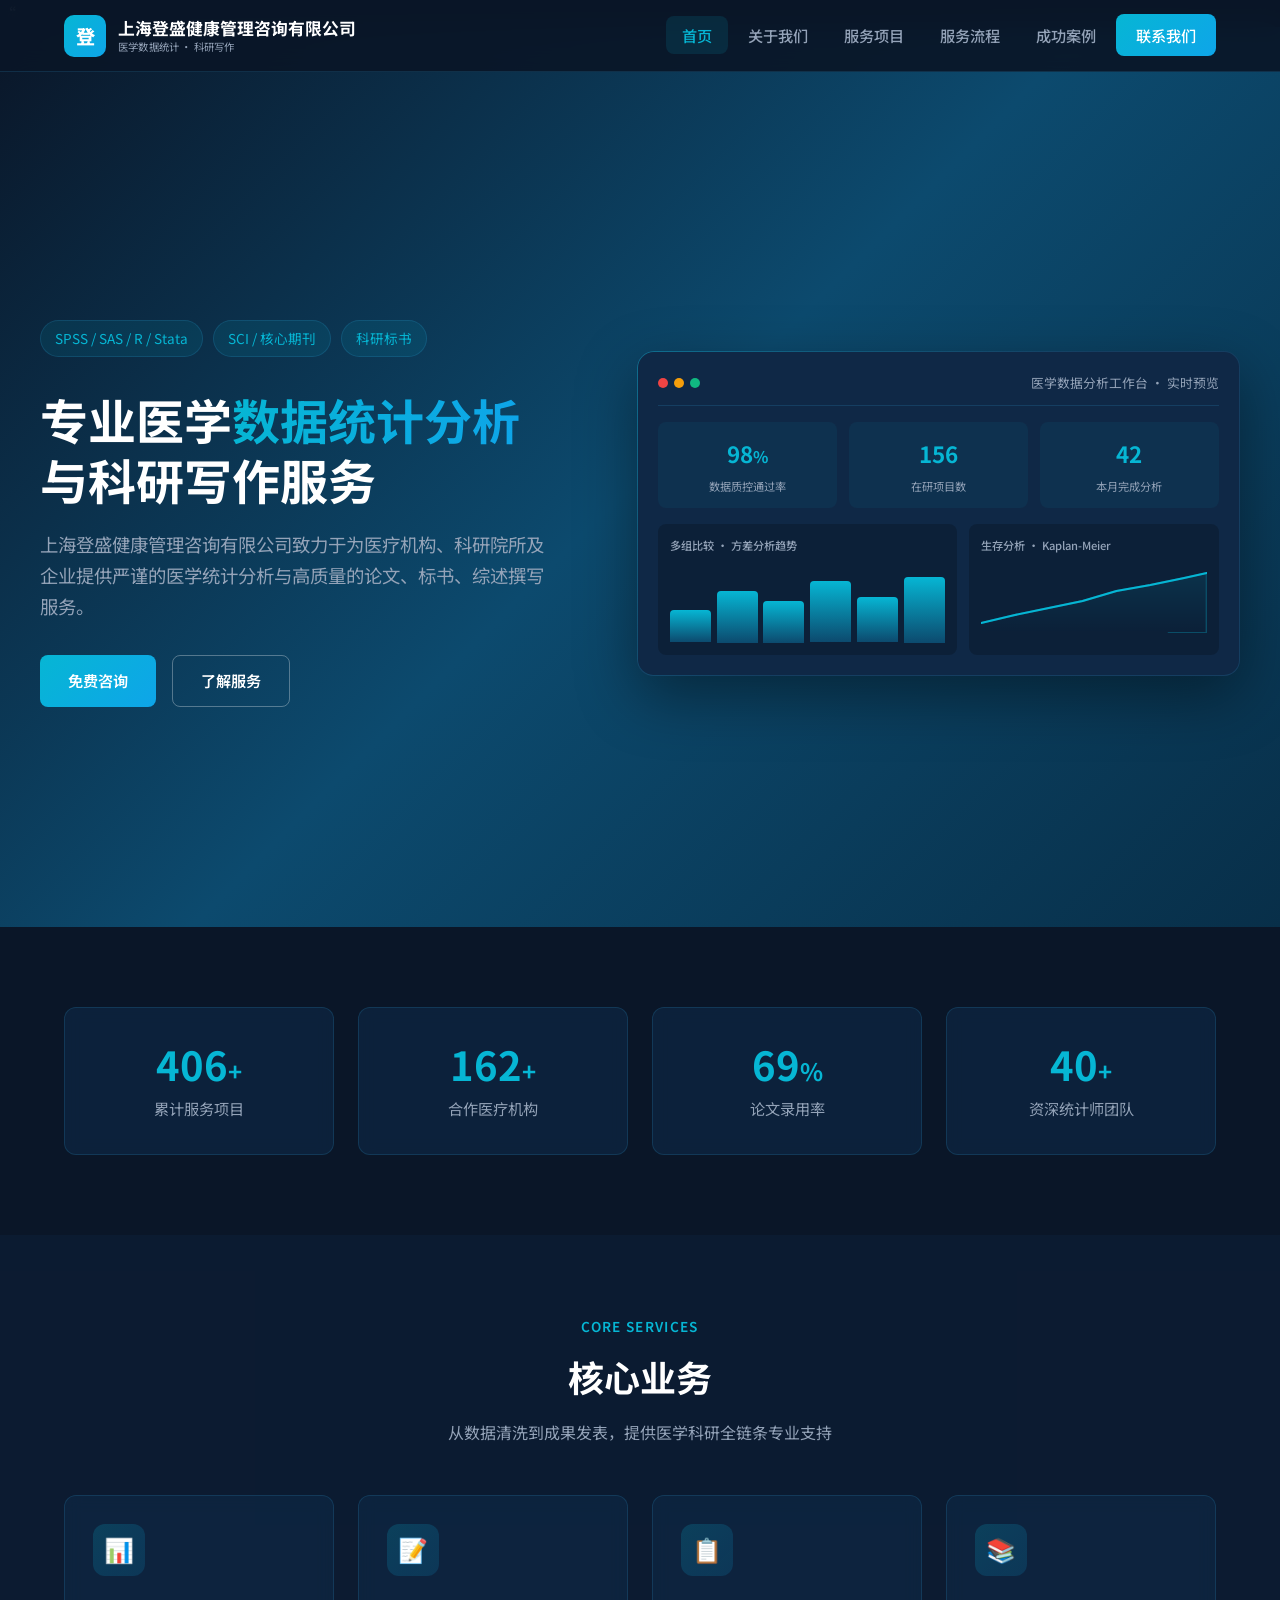
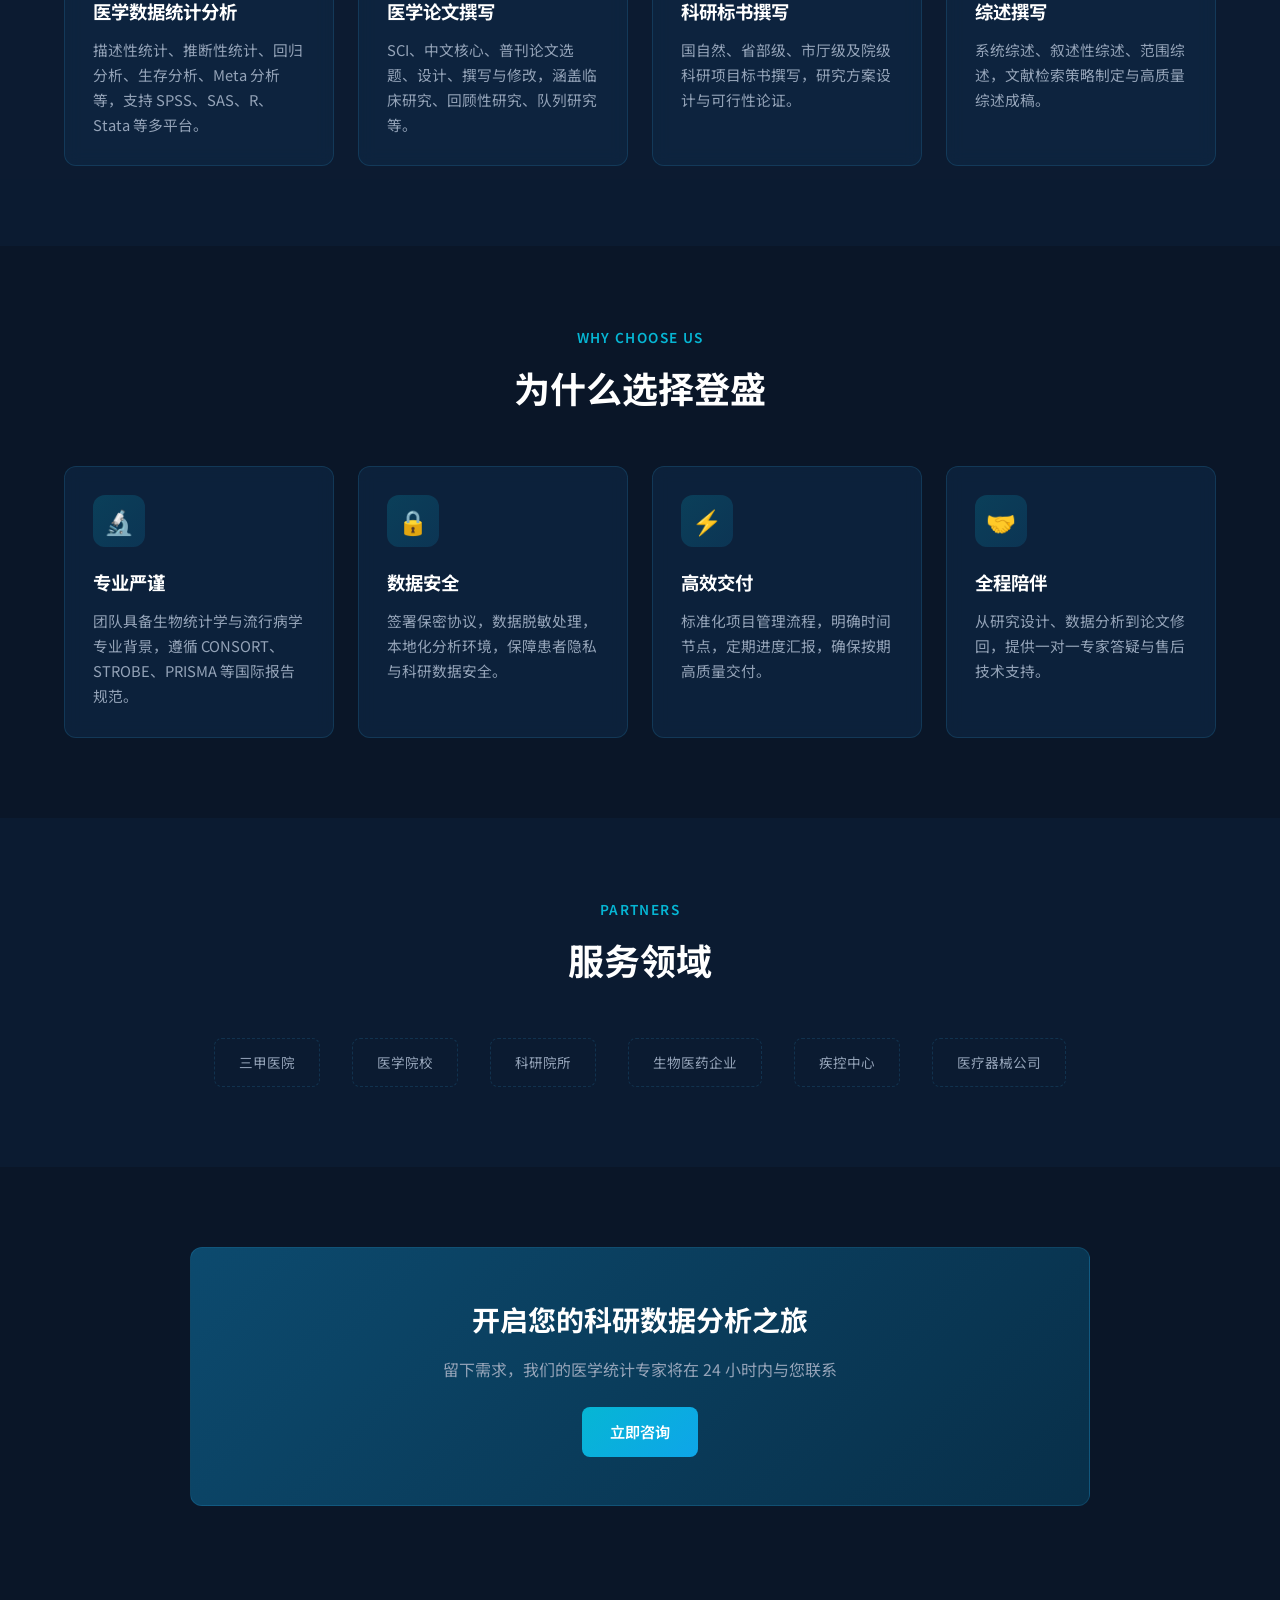
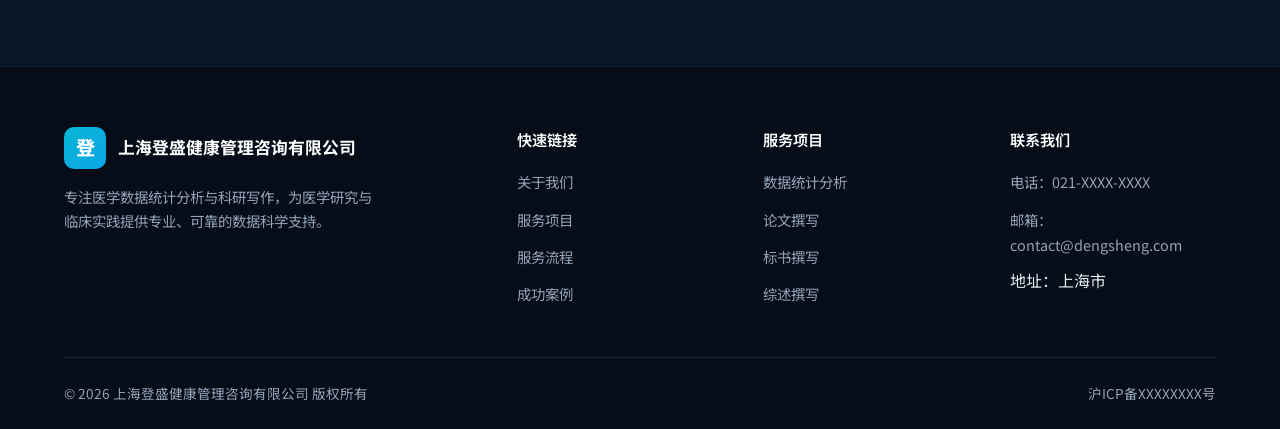
<file: index.html>
“<!DOCTYPE html>
<html lang="zh-CN">
<head>
  <meta charset="UTF-8">
  <meta name="viewport" content="width=device-width, initial-scale=1.0">
  <meta name="description" content="上海登盛健康管理咨询有限公司 - 专注医学数据统计分析、论文撰写、标书撰写与综述撰写">
  <title>首页 - 上海登盛健康管理咨询有限公司</title>
  <link rel="preconnect" href="https://fonts.googleapis.com">
  <link rel="preconnect" href="https://fonts.gstatic.com" crossorigin>
  <link href="https://fonts.googleapis.com/css2?family=Noto+Sans+SC:wght@400;500;600;700&display=swap" rel="stylesheet">
  <link rel="stylesheet" href="css/style.css">
</head>
<body>
  <header class="site-header">
    <div class="container nav-inner">
      <a href="index.html" class="logo">
        <div class="logo-icon">登</div>
        <div class="logo-text">
          上海登盛健康管理咨询有限公司
          <small>医学数据统计 · 科研写作</small>
        </div>
      </a>
      <button class="nav-toggle" aria-label="打开菜单" aria-expanded="false">
        <span></span><span></span><span></span>
      </button>
      <ul class="nav-menu">
        <li><a href="index.html" class="active">首页</a></li>
        <li><a href="about.html">关于我们</a></li>
        <li><a href="services.html">服务项目</a></li>
        <li><a href="process.html">服务流程</a></li>
        <li><a href="cases.html">成功案例</a></li>
        <li><a href="contact.html" class="nav-cta">联系我们</a></li>
      </ul>
    </div>
  </header>

  <section class="hero">
    <div class="container hero-grid">
      <div class="hero-content fade-in">
        <div class="hero-tags">
          <span class="hero-tag">SPSS / SAS / R / Stata</span>
          <span class="hero-tag">SCI / 核心期刊</span>
          <span class="hero-tag">科研标书</span>
        </div>
        <h1>专业医学<span>数据统计分析</span><br>与科研写作服务</h1>
        <p class="subtitle">上海登盛健康管理咨询有限公司致力于为医疗机构、科研院所及企业提供严谨的医学统计分析与高质量的论文、标书、综述撰写服务。</p>
        <div class="hero-actions">
          <a href="contact.html" class="btn btn-primary">免费咨询</a>
          <a href="services.html" class="btn btn-outline">了解服务</a>
        </div>
      </div>
      <div class="dashboard-preview fade-in">
        <div class="dash-header">
          <div class="dash-dots"><span></span><span></span><span></span></div>
          <span class="dash-title">医学数据分析工作台 · 实时预览</span>
        </div>
        <div class="dash-stats">
          <div class="dash-stat">
            <div class="value" data-count="98" data-suffix="%">0%</div>
            <div class="label">数据质控通过率</div>
          </div>
          <div class="dash-stat">
            <div class="value" data-count="156" data-suffix="">0</div>
            <div class="label">在研项目数</div>
          </div>
          <div class="dash-stat">
            <div class="value" data-count="42" data-suffix="">0</div>
            <div class="label">本月完成分析</div>
          </div>
        </div>
        <div class="dash-charts">
          <div class="chart-box">
            <h4>多组比较 · 方差分析趋势</h4>
            <div class="bar-chart">
              <div class="bar" style="height: 45%; animation-delay: 0.1s"></div>
              <div class="bar" style="height: 72%; animation-delay: 0.2s"></div>
              <div class="bar" style="height: 58%; animation-delay: 0.3s"></div>
              <div class="bar" style="height: 85%; animation-delay: 0.4s"></div>
              <div class="bar" style="height: 63%; animation-delay: 0.5s"></div>
              <div class="bar" style="height: 91%; animation-delay: 0.6s"></div>
            </div>
          </div>
          <div class="chart-box line-chart">
            <h4>生存分析 · Kaplan-Meier</h4>
            <svg viewBox="0 0 200 70" preserveAspectRatio="none">
              <defs>
                <linearGradient id="lineGradient" x1="0" y1="0" x2="0" y2="1">
                  <stop offset="0%" stop-color="#06b6d4" stop-opacity="0.4"/>
                  <stop offset="100%" stop-color="#06b6d4" stop-opacity="0"/>
                </linearGradient>
              </defs>
              <path class="area" d="M0,60 L30,52 L60,45 L90,38 L120,28 L150,22 L180,15 L200,10 L200,70 L0,70 Z"/>
              <path d="M0,60 L30,52 L60,45 L90,38 L120,28 L150,22 L180,15 L200,10"/>
            </svg>
          </div>
        </div>
      </div>
    </div>
  </section>

  <section class="section">
    <div class="container">
      <div class="stats-row fade-in">
        <div class="stat-item card">
          <div class="number" data-count="500" data-suffix="+">0</div>
          <p>累计服务项目</p>
        </div>
        <div class="stat-item card">
          <div class="number" data-count="200" data-suffix="+">0</div>
          <p>合作医疗机构</p>
        </div>
        <div class="stat-item card">
          <div class="number" data-count="85" data-suffix="%">0</div>
          <p>论文录用率</p>
        </div>
        <div class="stat-item card">
          <div class="number" data-count="50" data-suffix="+">0</div>
          <p>资深统计师团队</p>
        </div>
      </div>
    </div>
  </section>

  <section class="section section-alt">
    <div class="container">
      <div class="section-header fade-in">
        <span class="section-label">Core Services</span>
        <h2>核心业务</h2>
        <p>从数据清洗到成果发表，提供医学科研全链条专业支持</p>
      </div>
      <div class="services-grid">
        <a href="services.html#analysis" class="card fade-in">
          <div class="card-icon">📊</div>
          <h3>医学数据统计分析</h3>
          <p>描述性统计、推断性统计、回归分析、生存分析、Meta 分析等，支持 SPSS、SAS、R、Stata 等多平台。</p>
        </a>
        <a href="services.html#paper" class="card fade-in">
          <div class="card-icon">📝</div>
          <h3>医学论文撰写</h3>
          <p>SCI、中文核心、普刊论文选题、设计、撰写与修改，涵盖临床研究、回顾性研究、队列研究等。</p>
        </a>
        <a href="services.html#bid" class="card fade-in">
          <div class="card-icon">📋</div>
          <h3>科研标书撰写</h3>
          <p>国自然、省部级、市厅级及院级科研项目标书撰写，研究方案设计与可行性论证。</p>
        </a>
        <a href="services.html#review" class="card fade-in">
          <div class="card-icon">📚</div>
          <h3>综述撰写</h3>
          <p>系统综述、叙述性综述、范围综述，文献检索策略制定与高质量综述成稿。</p>
        </a>
      </div>
    </div>
  </section>

  <section class="section">
    <div class="container">
      <div class="section-header fade-in">
        <span class="section-label">Why Choose Us</span>
        <h2>为什么选择登盛</h2>
      </div>
      <div class="services-grid">
        <div class="card fade-in">
          <div class="card-icon">🔬</div>
          <h3>专业严谨</h3>
          <p>团队具备生物统计学与流行病学专业背景，遵循 CONSORT、STROBE、PRISMA 等国际报告规范。</p>
        </div>
        <div class="card fade-in">
          <div class="card-icon">🔒</div>
          <h3>数据安全</h3>
          <p>签署保密协议，数据脱敏处理，本地化分析环境，保障患者隐私与科研数据安全。</p>
        </div>
        <div class="card fade-in">
          <div class="card-icon">⚡</div>
          <h3>高效交付</h3>
          <p>标准化项目管理流程，明确时间节点，定期进度汇报，确保按期高质量交付。</p>
        </div>
        <div class="card fade-in">
          <div class="card-icon">🤝</div>
          <h3>全程陪伴</h3>
          <p>从研究设计、数据分析到论文修回，提供一对一专家答疑与售后技术支持。</p>
        </div>
      </div>
    </div>
  </section>

  <section class="section section-alt">
    <div class="container">
      <div class="section-header fade-in">
        <span class="section-label">Partners</span>
        <h2>服务领域</h2>
      </div>
      <div class="trust-logos fade-in">
        <span>三甲医院</span>
        <span>医学院校</span>
        <span>科研院所</span>
        <span>生物医药企业</span>
        <span>疾控中心</span>
        <span>医疗器械公司</span>
      </div>
    </div>
  </section>

  <section class="section">
    <div class="container">
      <div class="cta-banner fade-in">
        <h2>开启您的科研数据分析之旅</h2>
        <p>留下需求，我们的医学统计专家将在 24 小时内与您联系</p>
        <a href="contact.html" class="btn btn-primary">立即咨询</a>
      </div>
    </div>
  </section>

  <footer class="site-footer">
    <div class="container">
      <div class="footer-grid">
        <div class="footer-brand">
          <a href="index.html" class="logo">
            <div class="logo-icon">登</div>
            <div class="logo-text">上海登盛健康管理咨询有限公司</div>
          </a>
          <p>专注医学数据统计分析与科研写作，为医学研究与临床实践提供专业、可靠的数据科学支持。</p>
        </div>
        <div class="footer-col">
          <h4>快速链接</h4>
          <ul>
            <li><a href="about.html">关于我们</a></li>
            <li><a href="services.html">服务项目</a></li>
            <li><a href="process.html">服务流程</a></li>
            <li><a href="cases.html">成功案例</a></li>
          </ul>
        </div>
        <div class="footer-col">
          <h4>服务项目</h4>
          <ul>
            <li><a href="services.html#analysis">数据统计分析</a></li>
            <li><a href="services.html#paper">论文撰写</a></li>
            <li><a href="services.html#bid">标书撰写</a></li>
            <li><a href="services.html#review">综述撰写</a></li>
          </ul>
        </div>
        <div class="footer-col">
          <h4>联系我们</h4>
          <ul>
            <li><a href="tel:021-00000000">电话：021-XXXX-XXXX</a></li>
            <li><a href="mailto:contact@dengsheng.com">邮箱：contact@dengsheng.com</a></li>
            <li>地址：上海市</li>
          </ul>
        </div>
      </div>
      <div class="footer-bottom">
        <span>© 2026 上海登盛健康管理咨询有限公司 版权所有</span>
        <span>沪ICP备XXXXXXXX号</span>
      </div>
    </div>
  </footer>

  <script src="js/main.js"></script>
</body>
</html>
</file>
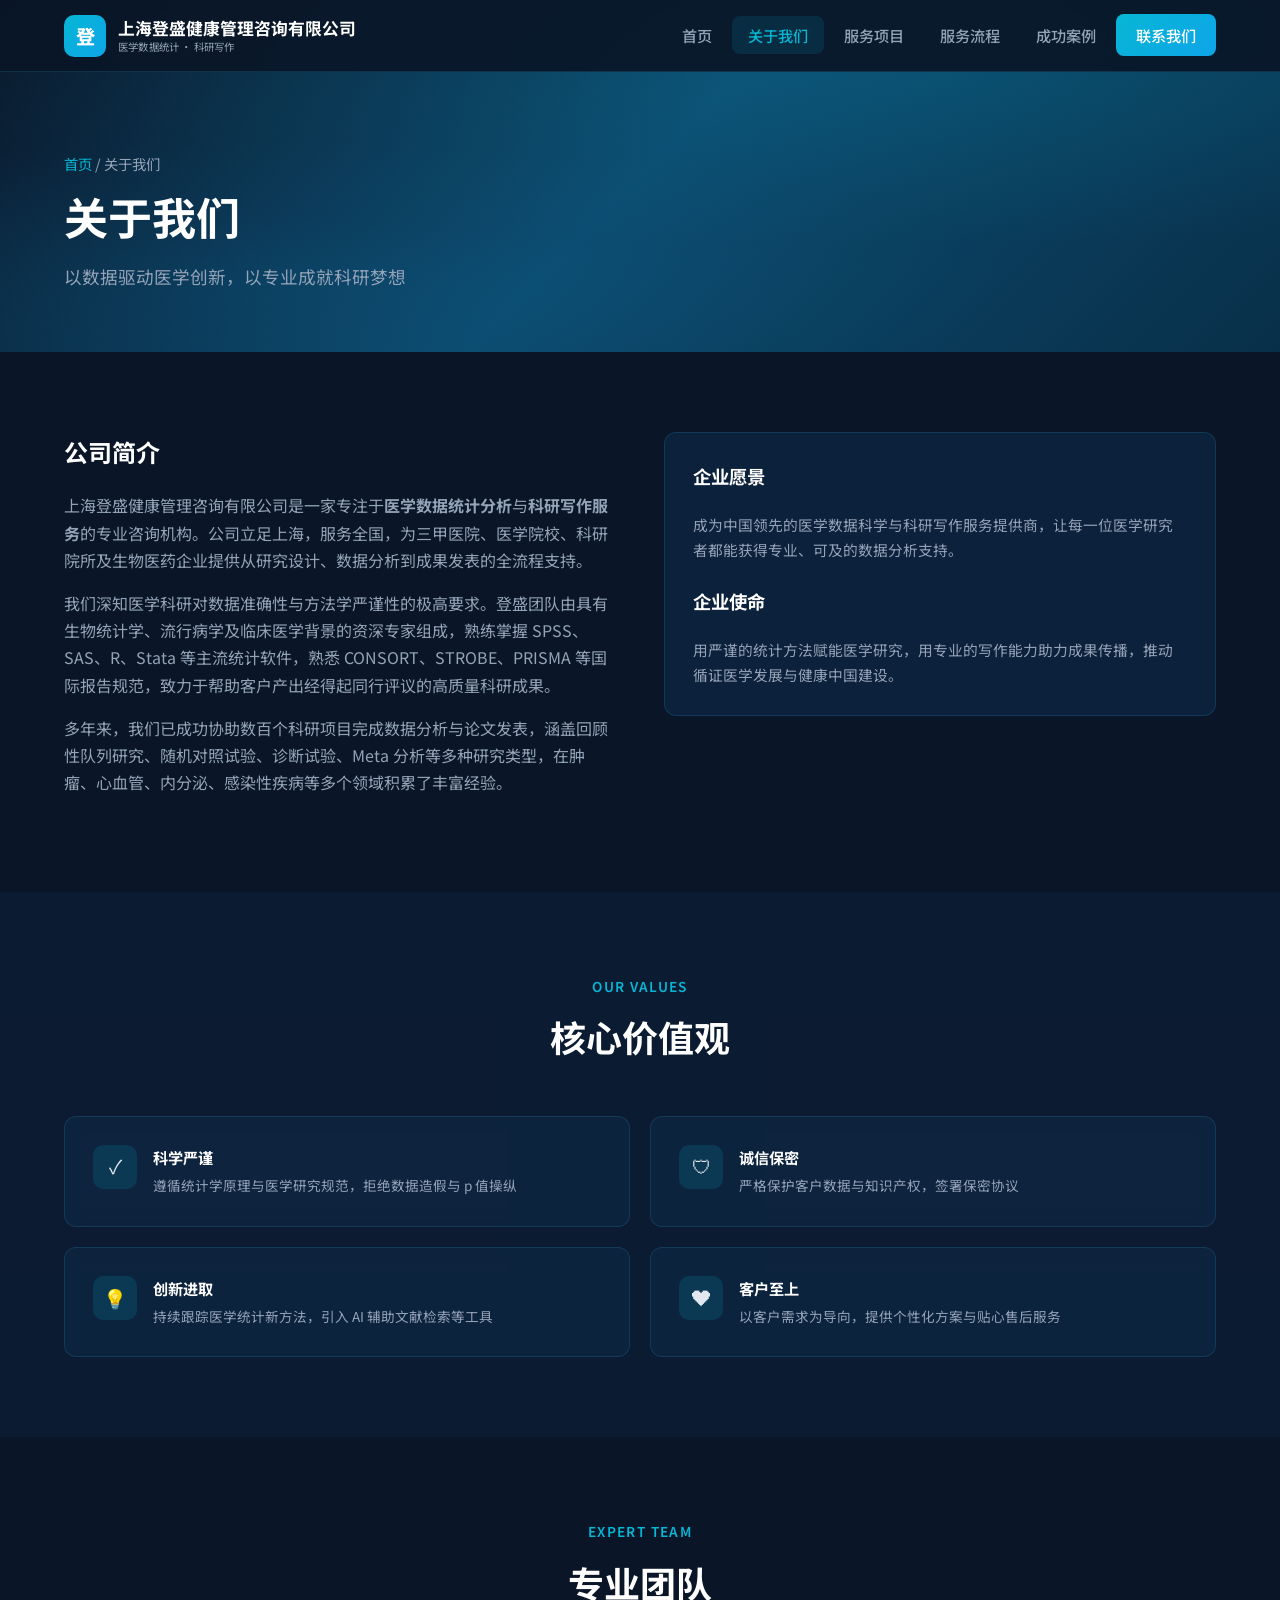
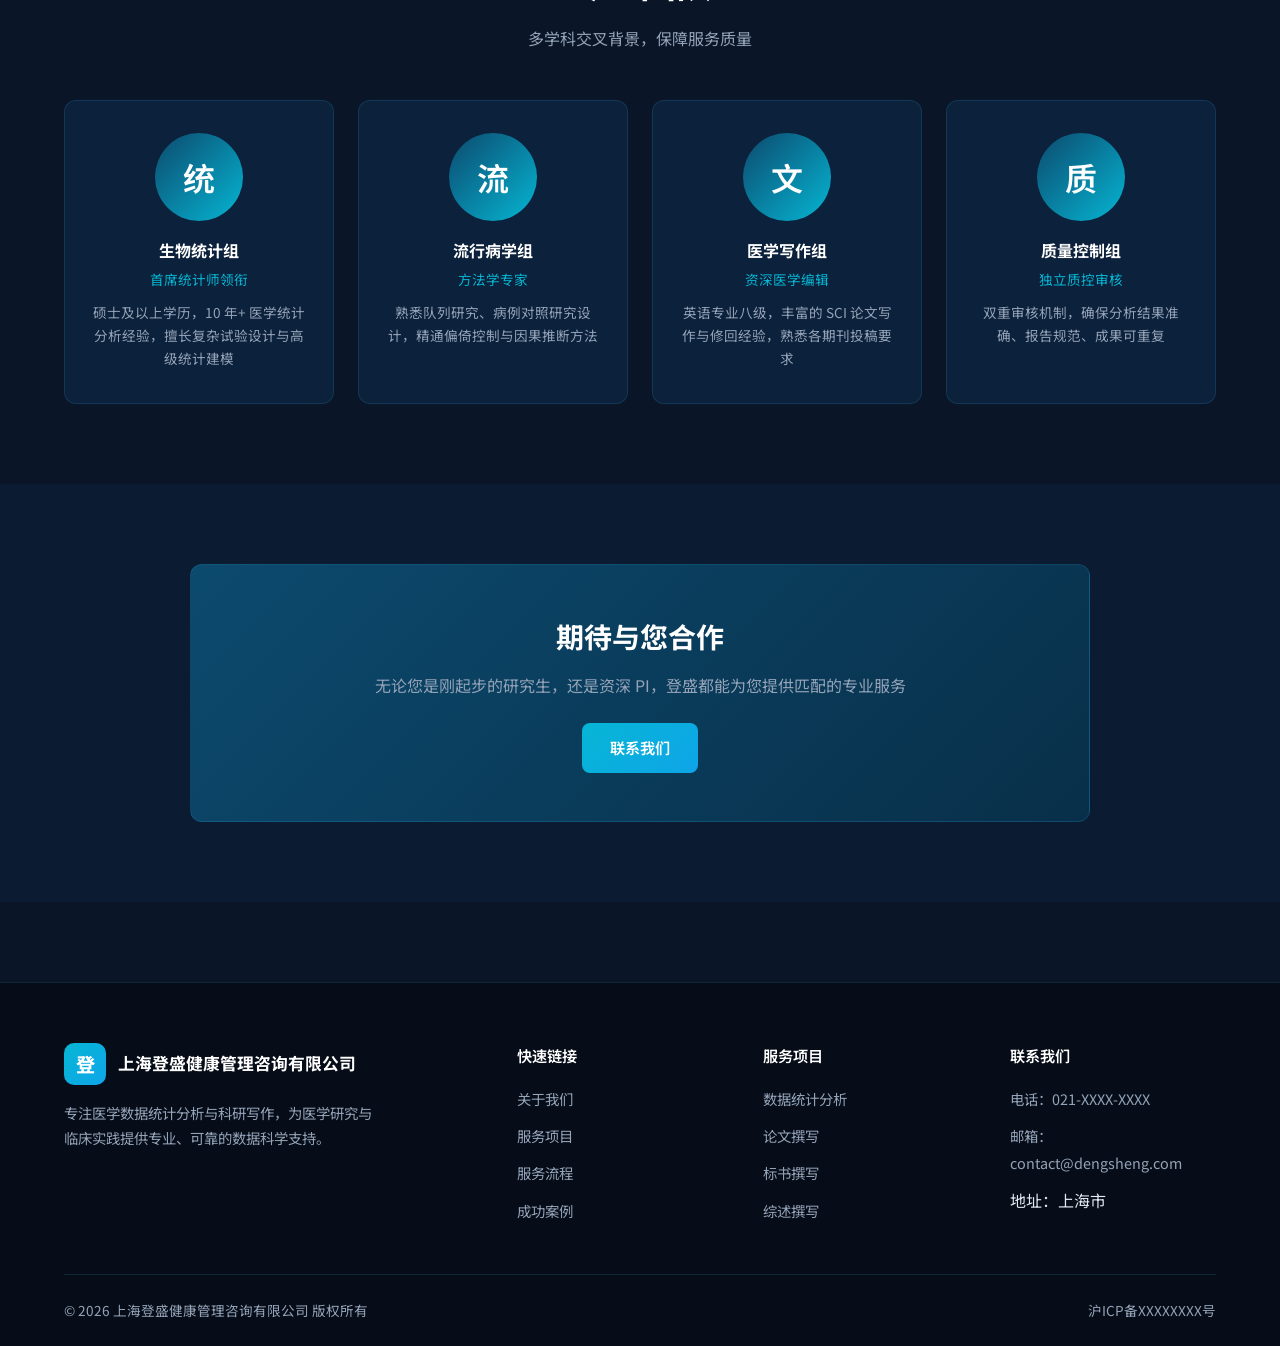
<file: about.html>
<!DOCTYPE html>
<html lang="zh-CN">
<head>
  <meta charset="UTF-8">
  <meta name="viewport" content="width=device-width, initial-scale=1.0">
  <meta name="description" content="了解上海登盛健康管理咨询有限公司 - 专业医学数据统计与科研写作团队">
  <title>关于我们 - 上海登盛健康管理咨询有限公司</title>
  <link rel="preconnect" href="https://fonts.googleapis.com">
  <link rel="preconnect" href="https://fonts.gstatic.com" crossorigin>
  <link href="https://fonts.googleapis.com/css2?family=Noto+Sans+SC:wght@400;500;600;700&display=swap" rel="stylesheet">
  <link rel="stylesheet" href="css/style.css">
</head>
<body>
  <header class="site-header">
    <div class="container nav-inner">
      <a href="index.html" class="logo">
        <div class="logo-icon">登</div>
        <div class="logo-text">
          上海登盛健康管理咨询有限公司
          <small>医学数据统计 · 科研写作</small>
        </div>
      </a>
      <button class="nav-toggle" aria-label="打开菜单" aria-expanded="false">
        <span></span><span></span><span></span>
      </button>
      <ul class="nav-menu">
        <li><a href="index.html">首页</a></li>
        <li><a href="about.html" class="active">关于我们</a></li>
        <li><a href="services.html">服务项目</a></li>
        <li><a href="process.html">服务流程</a></li>
        <li><a href="cases.html">成功案例</a></li>
        <li><a href="contact.html" class="nav-cta">联系我们</a></li>
      </ul>
    </div>
  </header>

  <section class="page-hero">
    <div class="container">
      <div class="breadcrumb"><a href="index.html">首页</a> / 关于我们</div>
      <h1>关于我们</h1>
      <p class="lead">以数据驱动医学创新，以专业成就科研梦想</p>
    </div>
  </section>

  <section class="section">
    <div class="container about-grid">
      <div class="about-content fade-in">
        <h2>公司简介</h2>
        <p>上海登盛健康管理咨询有限公司是一家专注于<strong>医学数据统计分析</strong>与<strong>科研写作服务</strong>的专业咨询机构。公司立足上海，服务全国，为三甲医院、医学院校、科研院所及生物医药企业提供从研究设计、数据分析到成果发表的全流程支持。</p>
        <p>我们深知医学科研对数据准确性与方法学严谨性的极高要求。登盛团队由具有生物统计学、流行病学及临床医学背景的资深专家组成，熟练掌握 SPSS、SAS、R、Stata 等主流统计软件，熟悉 CONSORT、STROBE、PRISMA 等国际报告规范，致力于帮助客户产出经得起同行评议的高质量科研成果。</p>
        <p>多年来，我们已成功协助数百个科研项目完成数据分析与论文发表，涵盖回顾性队列研究、随机对照试验、诊断试验、Meta 分析等多种研究类型，在肿瘤、心血管、内分泌、感染性疾病等多个领域积累了丰富经验。</p>
      </div>
      <div class="card fade-in">
        <h3 style="color:#fff;margin-bottom:20px;">企业愿景</h3>
        <p style="color:var(--text-muted);margin-bottom:16px;">成为中国领先的医学数据科学与科研写作服务提供商，让每一位医学研究者都能获得专业、可及的数据分析支持。</p>
        <h3 style="color:#fff;margin-bottom:20px;margin-top:24px;">企业使命</h3>
        <p style="color:var(--text-muted);">用严谨的统计方法赋能医学研究，用专业的写作能力助力成果传播，推动循证医学发展与健康中国建设。</p>
      </div>
    </div>
  </section>

  <section class="section section-alt">
    <div class="container">
      <div class="section-header fade-in">
        <span class="section-label">Our Values</span>
        <h2>核心价值观</h2>
      </div>
      <div class="values-grid fade-in">
        <div class="value-item card">
          <div class="icon">✓</div>
          <div>
            <h4>科学严谨</h4>
            <p>遵循统计学原理与医学研究规范，拒绝数据造假与 p 值操纵</p>
          </div>
        </div>
        <div class="value-item card">
          <div class="icon">🛡</div>
          <div>
            <h4>诚信保密</h4>
            <p>严格保护客户数据与知识产权，签署保密协议</p>
          </div>
        </div>
        <div class="value-item card">
          <div class="icon">💡</div>
          <div>
            <h4>创新进取</h4>
            <p>持续跟踪医学统计新方法，引入 AI 辅助文献检索等工具</p>
          </div>
        </div>
        <div class="value-item card">
          <div class="icon">❤</div>
          <div>
            <h4>客户至上</h4>
            <p>以客户需求为导向，提供个性化方案与贴心售后服务</p>
          </div>
        </div>
      </div>
    </div>
  </section>

  <section class="section">
    <div class="container">
      <div class="section-header fade-in">
        <span class="section-label">Expert Team</span>
        <h2>专业团队</h2>
        <p>多学科交叉背景，保障服务质量</p>
      </div>
      <div class="team-grid">
        <div class="team-card card fade-in">
          <div class="team-avatar">统</div>
          <h4>生物统计组</h4>
          <p class="role">首席统计师领衔</p>
          <p>硕士及以上学历，10 年+ 医学统计分析经验，擅长复杂试验设计与高级统计建模</p>
        </div>
        <div class="team-card card fade-in">
          <div class="team-avatar">流</div>
          <h4>流行病学组</h4>
          <p class="role">方法学专家</p>
          <p>熟悉队列研究、病例对照研究设计，精通偏倚控制与因果推断方法</p>
        </div>
        <div class="team-card card fade-in">
          <div class="team-avatar">文</div>
          <h4>医学写作组</h4>
          <p class="role">资深医学编辑</p>
          <p>英语专业八级，丰富的 SCI 论文写作与修回经验，熟悉各期刊投稿要求</p>
        </div>
        <div class="team-card card fade-in">
          <div class="team-avatar">质</div>
          <h4>质量控制组</h4>
          <p class="role">独立质控审核</p>
          <p>双重审核机制，确保分析结果准确、报告规范、成果可重复</p>
        </div>
      </div>
    </div>
  </section>

  <section class="section section-alt">
    <div class="container">
      <div class="cta-banner fade-in">
        <h2>期待与您合作</h2>
        <p>无论您是刚起步的研究生，还是资深 PI，登盛都能为您提供匹配的专业服务</p>
        <a href="contact.html" class="btn btn-primary">联系我们</a>
      </div>
    </div>
  </section>

  <footer class="site-footer">
    <div class="container">
      <div class="footer-grid">
        <div class="footer-brand">
          <a href="index.html" class="logo">
            <div class="logo-icon">登</div>
            <div class="logo-text">上海登盛健康管理咨询有限公司</div>
          </a>
          <p>专注医学数据统计分析与科研写作，为医学研究与临床实践提供专业、可靠的数据科学支持。</p>
        </div>
        <div class="footer-col">
          <h4>快速链接</h4>
          <ul>
            <li><a href="about.html">关于我们</a></li>
            <li><a href="services.html">服务项目</a></li>
            <li><a href="process.html">服务流程</a></li>
            <li><a href="cases.html">成功案例</a></li>
          </ul>
        </div>
        <div class="footer-col">
          <h4>服务项目</h4>
          <ul>
            <li><a href="services.html#analysis">数据统计分析</a></li>
            <li><a href="services.html#paper">论文撰写</a></li>
            <li><a href="services.html#bid">标书撰写</a></li>
            <li><a href="services.html#review">综述撰写</a></li>
          </ul>
        </div>
        <div class="footer-col">
          <h4>联系我们</h4>
          <ul>
            <li><a href="tel:021-00000000">电话：021-XXXX-XXXX</a></li>
            <li><a href="mailto:contact@dengsheng.com">邮箱：contact@dengsheng.com</a></li>
            <li>地址：上海市</li>
          </ul>
        </div>
      </div>
      <div class="footer-bottom">
        <span>© 2026 上海登盛健康管理咨询有限公司 版权所有</span>
        <span>沪ICP备XXXXXXXX号</span>
      </div>
    </div>
  </footer>

  <script src="js/main.js"></script>
</body>
</html>
</file>
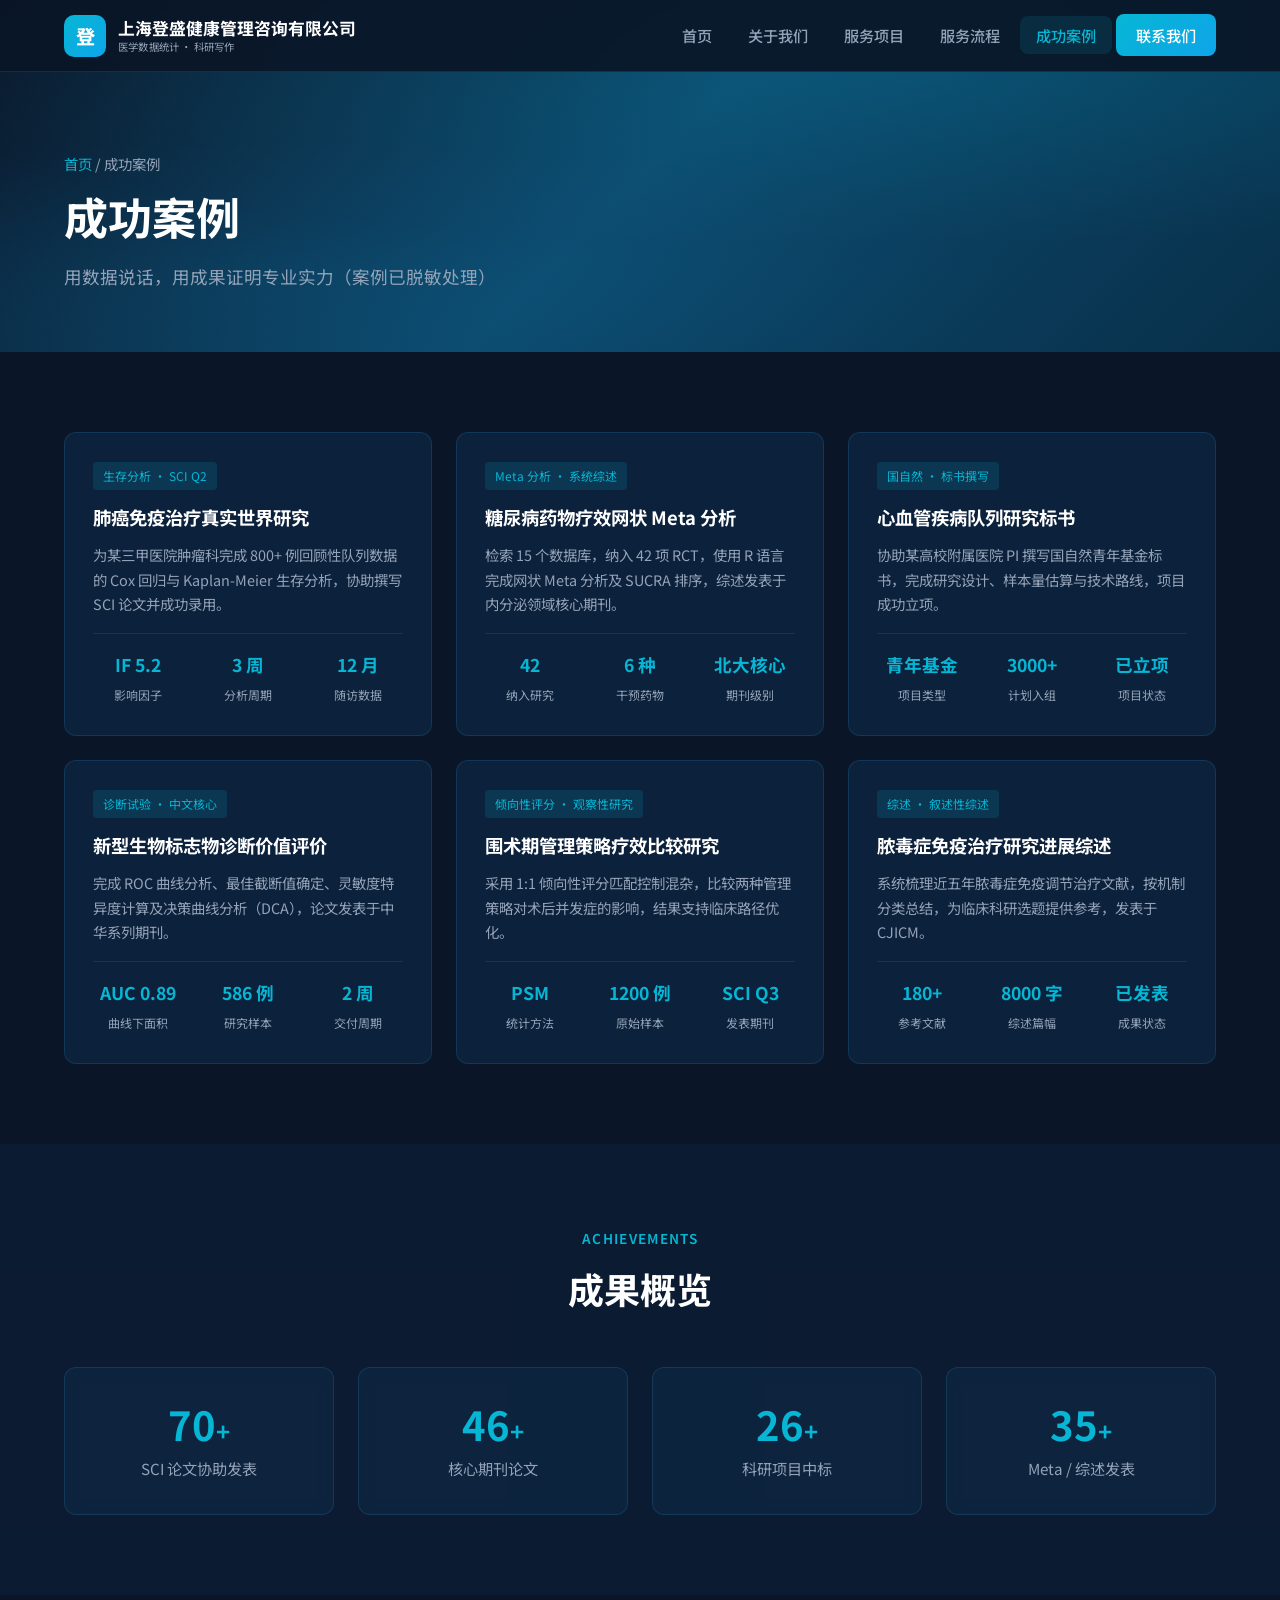
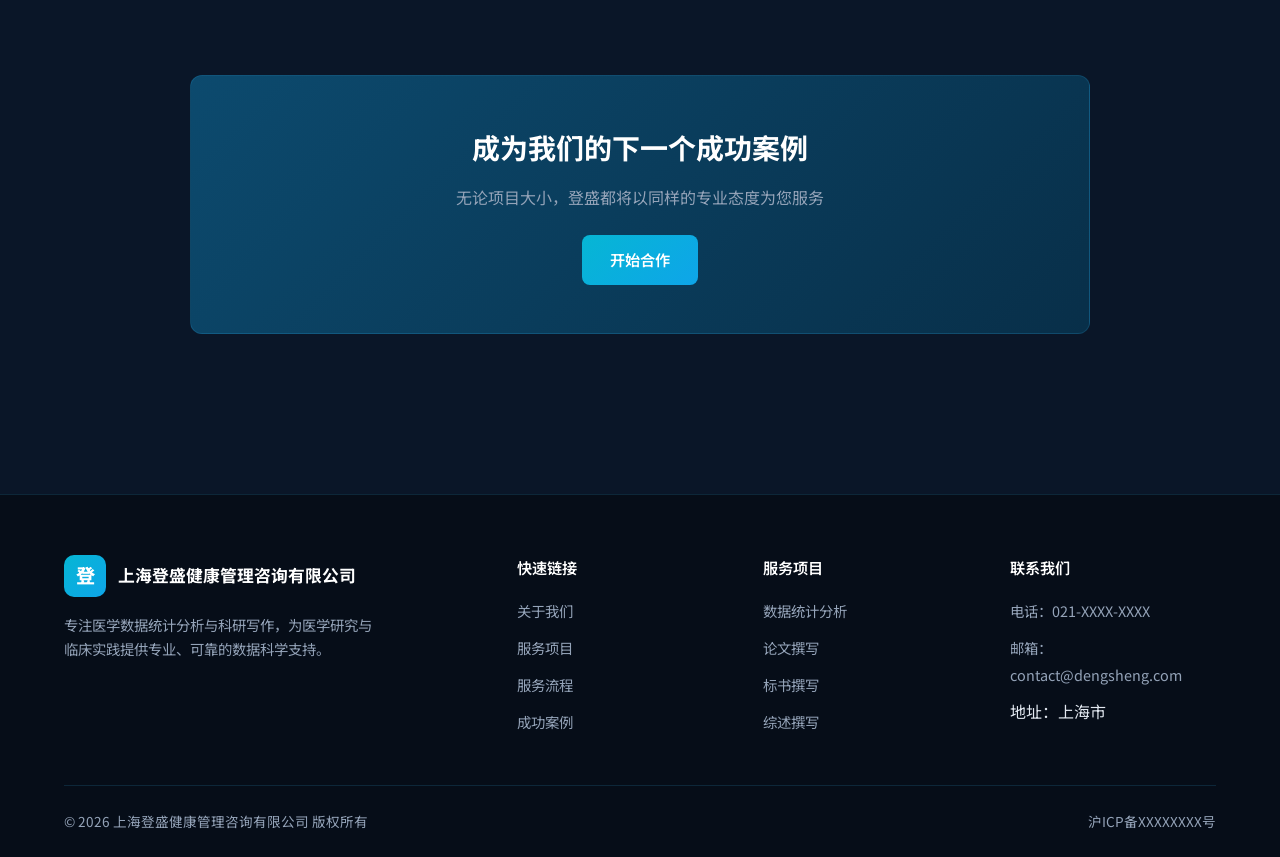
<file: cases.html>
<!DOCTYPE html>
<html lang="zh-CN">
<head>
  <meta charset="UTF-8">
  <meta name="viewport" content="width=device-width, initial-scale=1.0">
  <meta name="description" content="医学数据统计分析与论文撰写成功案例 - 上海登盛">
  <title>成功案例 - 上海登盛健康管理咨询有限公司</title>
  <link rel="preconnect" href="https://fonts.googleapis.com">
  <link rel="preconnect" href="https://fonts.gstatic.com" crossorigin>
  <link href="https://fonts.googleapis.com/css2?family=Noto+Sans+SC:wght@400;500;600;700&display=swap" rel="stylesheet">
  <link rel="stylesheet" href="css/style.css">
</head>
<body>
  <header class="site-header">
    <div class="container nav-inner">
      <a href="index.html" class="logo">
        <div class="logo-icon">登</div>
        <div class="logo-text">
          上海登盛健康管理咨询有限公司
          <small>医学数据统计 · 科研写作</small>
        </div>
      </a>
      <button class="nav-toggle" aria-label="打开菜单" aria-expanded="false">
        <span></span><span></span><span></span>
      </button>
      <ul class="nav-menu">
        <li><a href="index.html">首页</a></li>
        <li><a href="about.html">关于我们</a></li>
        <li><a href="services.html">服务项目</a></li>
        <li><a href="process.html">服务流程</a></li>
        <li><a href="cases.html" class="active">成功案例</a></li>
        <li><a href="contact.html" class="nav-cta">联系我们</a></li>
      </ul>
    </div>
  </header>

  <section class="page-hero">
    <div class="container">
      <div class="breadcrumb"><a href="index.html">首页</a> / 成功案例</div>
      <h1>成功案例</h1>
      <p class="lead">用数据说话，用成果证明专业实力（案例已脱敏处理）</p>
    </div>
  </section>

  <section class="section">
    <div class="container">
      <div class="cases-grid">
        <article class="card case-card fade-in">
          <span class="case-tag">生存分析 · SCI Q2</span>
          <h3>肺癌免疫治疗真实世界研究</h3>
          <p style="color:var(--text-muted);font-size:0.9rem;">为某三甲医院肿瘤科完成 800+ 例回顾性队列数据的 Cox 回归与 Kaplan-Meier 生存分析，协助撰写 SCI 论文并成功录用。</p>
          <div class="case-metrics">
            <div><strong>IF 5.2</strong><span>影响因子</span></div>
            <div><strong>3 周</strong><span>分析周期</span></div>
            <div><strong>12 月</strong><span>随访数据</span></div>
          </div>
        </article>

        <article class="card case-card fade-in">
          <span class="case-tag">Meta 分析 · 系统综述</span>
          <h3>糖尿病药物疗效网状 Meta 分析</h3>
          <p style="color:var(--text-muted);font-size:0.9rem;">检索 15 个数据库，纳入 42 项 RCT，使用 R 语言完成网状 Meta 分析及 SUCRA 排序，综述发表于内分泌领域核心期刊。</p>
          <div class="case-metrics">
            <div><strong>42</strong><span>纳入研究</span></div>
            <div><strong>6 种</strong><span>干预药物</span></div>
            <div><strong>北大核心</strong><span>期刊级别</span></div>
          </div>
        </article>

        <article class="card case-card fade-in">
          <span class="case-tag">国自然 · 标书撰写</span>
          <h3>心血管疾病队列研究标书</h3>
          <p style="color:var(--text-muted);font-size:0.9rem;">协助某高校附属医院 PI 撰写国自然青年基金标书，完成研究设计、样本量估算与技术路线，项目成功立项。</p>
          <div class="case-metrics">
            <div><strong>青年基金</strong><span>项目类型</span></div>
            <div><strong>3000+</strong><span>计划入组</span></div>
            <div><strong>已立项</strong><span>项目状态</span></div>
          </div>
        </article>

        <article class="card case-card fade-in">
          <span class="case-tag">诊断试验 · 中文核心</span>
          <h3>新型生物标志物诊断价值评价</h3>
          <p style="color:var(--text-muted);font-size:0.9rem;">完成 ROC 曲线分析、最佳截断值确定、灵敏度特异度计算及决策曲线分析（DCA），论文发表于中华系列期刊。</p>
          <div class="case-metrics">
            <div><strong>AUC 0.89</strong><span>曲线下面积</span></div>
            <div><strong>586 例</strong><span>研究样本</span></div>
            <div><strong>2 周</strong><span>交付周期</span></div>
          </div>
        </article>

        <article class="card case-card fade-in">
          <span class="case-tag">倾向性评分 · 观察性研究</span>
          <h3>围术期管理策略疗效比较研究</h3>
          <p style="color:var(--text-muted);font-size:0.9rem;">采用 1:1 倾向性评分匹配控制混杂，比较两种管理策略对术后并发症的影响，结果支持临床路径优化。</p>
          <div class="case-metrics">
            <div><strong>PSM</strong><span>统计方法</span></div>
            <div><strong>1200 例</strong><span>原始样本</span></div>
            <div><strong>SCI Q3</strong><span>发表期刊</span></div>
          </div>
        </article>

        <article class="card case-card fade-in">
          <span class="case-tag">综述 · 叙述性综述</span>
          <h3>脓毒症免疫治疗研究进展综述</h3>
          <p style="color:var(--text-muted);font-size:0.9rem;">系统梳理近五年脓毒症免疫调节治疗文献，按机制分类总结，为临床科研选题提供参考，发表于 CJICM。</p>
          <div class="case-metrics">
            <div><strong>180+</strong><span>参考文献</span></div>
            <div><strong>8000 字</strong><span>综述篇幅</span></div>
            <div><strong>已发表</strong><span>成果状态</span></div>
          </div>
        </article>
      </div>
    </div>
  </section>

  <section class="section section-alt">
    <div class="container">
      <div class="section-header fade-in">
        <span class="section-label">Achievements</span>
        <h2>成果概览</h2>
      </div>
      <div class="stats-row fade-in">
        <div class="stat-item card">
          <div class="number" data-count="120" data-suffix="+">0</div>
          <p>SCI 论文协助发表</p>
        </div>
        <div class="stat-item card">
          <div class="number" data-count="80" data-suffix="+">0</div>
          <p>核心期刊论文</p>
        </div>
        <div class="stat-item card">
          <div class="number" data-count="45" data-suffix="+">0</div>
          <p>科研项目中标</p>
        </div>
        <div class="stat-item card">
          <div class="number" data-count="60" data-suffix="+">0</div>
          <p>Meta / 综述发表</p>
        </div>
      </div>
    </div>
  </section>

  <section class="section">
    <div class="container">
      <div class="cta-banner fade-in">
        <h2>成为我们的下一个成功案例</h2>
        <p>无论项目大小，登盛都将以同样的专业态度为您服务</p>
        <a href="contact.html" class="btn btn-primary">开始合作</a>
      </div>
    </div>
  </section>

  <footer class="site-footer">
    <div class="container">
      <div class="footer-grid">
        <div class="footer-brand">
          <a href="index.html" class="logo">
            <div class="logo-icon">登</div>
            <div class="logo-text">上海登盛健康管理咨询有限公司</div>
          </a>
          <p>专注医学数据统计分析与科研写作，为医学研究与临床实践提供专业、可靠的数据科学支持。</p>
        </div>
        <div class="footer-col">
          <h4>快速链接</h4>
          <ul>
            <li><a href="about.html">关于我们</a></li>
            <li><a href="services.html">服务项目</a></li>
            <li><a href="process.html">服务流程</a></li>
            <li><a href="cases.html">成功案例</a></li>
          </ul>
        </div>
        <div class="footer-col">
          <h4>服务项目</h4>
          <ul>
            <li><a href="services.html#analysis">数据统计分析</a></li>
            <li><a href="services.html#paper">论文撰写</a></li>
            <li><a href="services.html#bid">标书撰写</a></li>
            <li><a href="services.html#review">综述撰写</a></li>
          </ul>
        </div>
        <div class="footer-col">
          <h4>联系我们</h4>
          <ul>
            <li><a href="tel:021-00000000">电话：021-XXXX-XXXX</a></li>
            <li><a href="mailto:contact@dengsheng.com">邮箱：contact@dengsheng.com</a></li>
            <li>地址：上海市</li>
          </ul>
        </div>
      </div>
      <div class="footer-bottom">
        <span>© 2026 上海登盛健康管理咨询有限公司 版权所有</span>
        <span>沪ICP备XXXXXXXX号</span>
      </div>
    </div>
  </footer>

  <script src="js/main.js"></script>
</body>
</html>
</file>
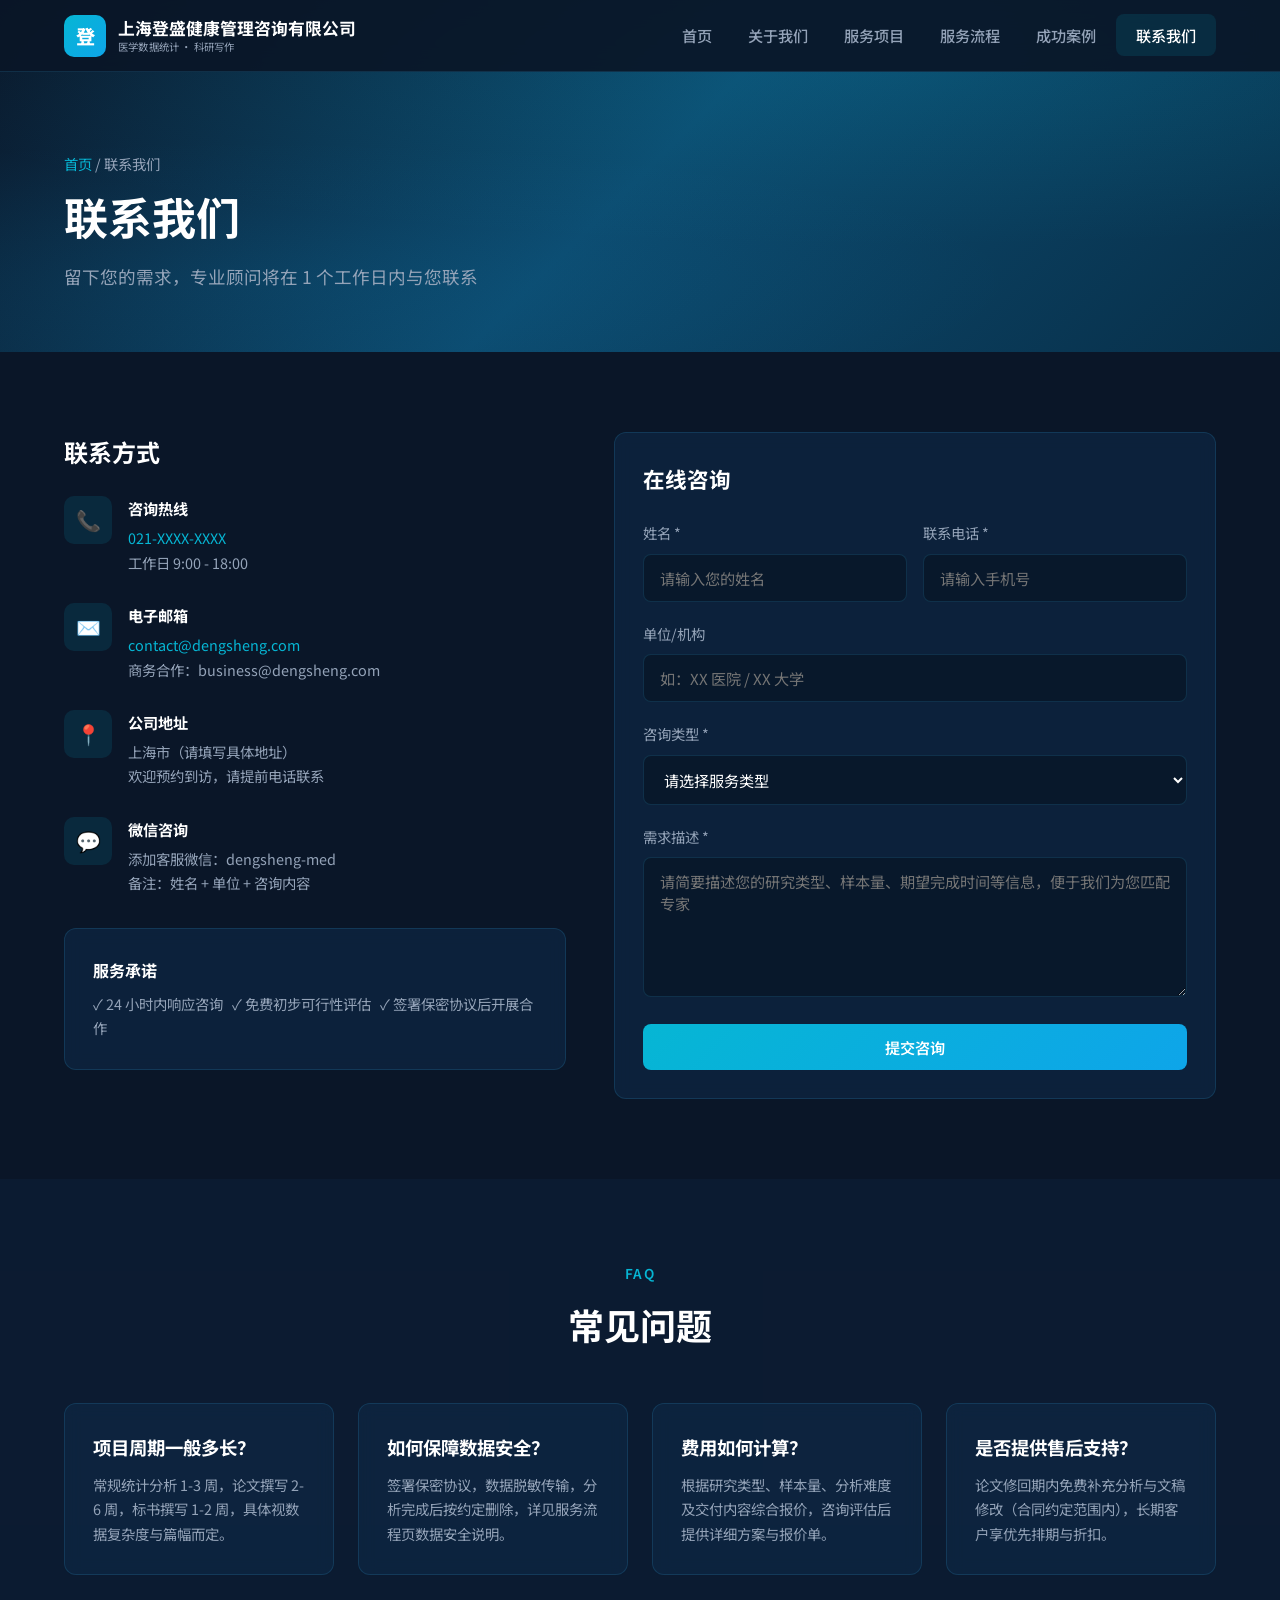
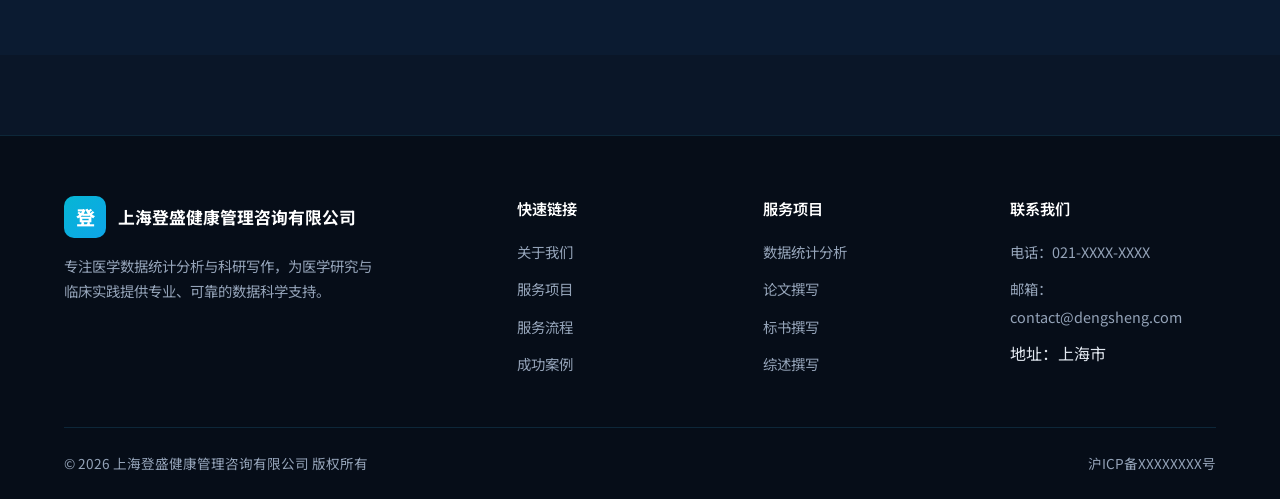
<file: contact.html>
<!DOCTYPE html>
<html lang="zh-CN">
<head>
  <meta charset="UTF-8">
  <meta name="viewport" content="width=device-width, initial-scale=1.0">
  <meta name="description" content="联系上海登盛健康管理咨询有限公司 - 医学数据统计分析咨询">
  <title>联系我们 - 上海登盛健康管理咨询有限公司</title>
  <link rel="preconnect" href="https://fonts.googleapis.com">
  <link rel="preconnect" href="https://fonts.gstatic.com" crossorigin>
  <link href="https://fonts.googleapis.com/css2?family=Noto+Sans+SC:wght@400;500;600;700&display=swap" rel="stylesheet">
  <link rel="stylesheet" href="css/style.css">
</head>
<body>
  <header class="site-header">
    <div class="container nav-inner">
      <a href="index.html" class="logo">
        <div class="logo-icon">登</div>
        <div class="logo-text">
          上海登盛健康管理咨询有限公司
          <small>医学数据统计 · 科研写作</small>
        </div>
      </a>
      <button class="nav-toggle" aria-label="打开菜单" aria-expanded="false">
        <span></span><span></span><span></span>
      </button>
      <ul class="nav-menu">
        <li><a href="index.html">首页</a></li>
        <li><a href="about.html">关于我们</a></li>
        <li><a href="services.html">服务项目</a></li>
        <li><a href="process.html">服务流程</a></li>
        <li><a href="cases.html">成功案例</a></li>
        <li><a href="contact.html" class="nav-cta active">联系我们</a></li>
      </ul>
    </div>
  </header>

  <section class="page-hero">
    <div class="container">
      <div class="breadcrumb"><a href="index.html">首页</a> / 联系我们</div>
      <h1>联系我们</h1>
      <p class="lead">留下您的需求，专业顾问将在 1 个工作日内与您联系</p>
    </div>
  </section>

  <section class="section">
    <div class="container contact-grid">
      <div class="contact-info fade-in">
        <h2 style="color:#fff;margin-bottom:24px;font-size:1.5rem;">联系方式</h2>

        <div class="info-item">
          <div class="icon">📞</div>
          <div>
            <h4>咨询热线</h4>
            <p><a href="tel:021-00000000">021-XXXX-XXXX</a></p>
            <p>工作日 9:00 - 18:00</p>
          </div>
        </div>

        <div class="info-item">
          <div class="icon">✉️</div>
          <div>
            <h4>电子邮箱</h4>
            <p><a href="mailto:contact@dengsheng.com">contact@dengsheng.com</a></p>
            <p>商务合作：business@dengsheng.com</p>
          </div>
        </div>

        <div class="info-item">
          <div class="icon">📍</div>
          <div>
            <h4>公司地址</h4>
            <p>上海市（请填写具体地址）</p>
            <p>欢迎预约到访，请提前电话联系</p>
          </div>
        </div>

        <div class="info-item">
          <div class="icon">💬</div>
          <div>
            <h4>微信咨询</h4>
            <p>添加客服微信：dengsheng-med</p>
            <p>备注：姓名 + 单位 + 咨询内容</p>
          </div>
        </div>

        <div class="card" style="margin-top:32px;">
          <h4 style="color:#fff;margin-bottom:8px;">服务承诺</h4>
          <p style="color:var(--text-muted);font-size:0.9rem;">✓ 24 小时内响应咨询 &nbsp; ✓ 免费初步可行性评估 &nbsp; ✓ 签署保密协议后开展合作</p>
        </div>
      </div>

      <div class="card contact-form fade-in">
        <h2 style="color:#fff;margin-bottom:24px;font-size:1.35rem;">在线咨询</h2>
        <form id="contactForm">
          <div class="form-row">
            <div class="form-group">
              <label for="name">姓名 *</label>
              <input type="text" id="name" name="name" required placeholder="请输入您的姓名">
            </div>
            <div class="form-group">
              <label for="phone">联系电话 *</label>
              <input type="tel" id="phone" name="phone" required placeholder="请输入手机号">
            </div>
          </div>
          <div class="form-group">
            <label for="org">单位/机构</label>
            <input type="text" id="org" name="org" placeholder="如：XX 医院 / XX 大学">
          </div>
          <div class="form-group">
            <label for="service">咨询类型 *</label>
            <select id="service" name="service" required>
              <option value="">请选择服务类型</option>
              <option value="analysis">医学数据统计分析</option>
              <option value="paper">医学论文撰写</option>
              <option value="bid">科研标书撰写</option>
              <option value="review">综述撰写</option>
              <option value="other">其他 / 综合咨询</option>
            </select>
          </div>
          <div class="form-group">
            <label for="message">需求描述 *</label>
            <textarea id="message" name="message" required placeholder="请简要描述您的研究类型、样本量、期望完成时间等信息，便于我们为您匹配专家"></textarea>
          </div>
          <button type="submit" class="btn btn-primary" style="width:100%;justify-content:center;">提交咨询</button>
          <div id="formMessage" class="form-message"></div>
        </form>
      </div>
    </div>
  </section>

  <section class="section section-alt">
    <div class="container">
      <div class="section-header fade-in">
        <span class="section-label">FAQ</span>
        <h2>常见问题</h2>
      </div>
      <div class="services-grid fade-in">
        <div class="card">
          <h3>项目周期一般多长？</h3>
          <p style="color:var(--text-muted);font-size:0.9rem;margin-top:8px;">常规统计分析 1-3 周，论文撰写 2-6 周，标书撰写 1-2 周，具体视数据复杂度与篇幅而定。</p>
        </div>
        <div class="card">
          <h3>如何保障数据安全？</h3>
          <p style="color:var(--text-muted);font-size:0.9rem;margin-top:8px;">签署保密协议，数据脱敏传输，分析完成后按约定删除，详见服务流程页数据安全说明。</p>
        </div>
        <div class="card">
          <h3>费用如何计算？</h3>
          <p style="color:var(--text-muted);font-size:0.9rem;margin-top:8px;">根据研究类型、样本量、分析难度及交付内容综合报价，咨询评估后提供详细方案与报价单。</p>
        </div>
        <div class="card">
          <h3>是否提供售后支持？</h3>
          <p style="color:var(--text-muted);font-size:0.9rem;margin-top:8px;">论文修回期内免费补充分析与文稿修改（合同约定范围内），长期客户享优先排期与折扣。</p>
        </div>
      </div>
    </div>
  </section>

  <footer class="site-footer">
    <div class="container">
      <div class="footer-grid">
        <div class="footer-brand">
          <a href="index.html" class="logo">
            <div class="logo-icon">登</div>
            <div class="logo-text">上海登盛健康管理咨询有限公司</div>
          </a>
          <p>专注医学数据统计分析与科研写作，为医学研究与临床实践提供专业、可靠的数据科学支持。</p>
        </div>
        <div class="footer-col">
          <h4>快速链接</h4>
          <ul>
            <li><a href="about.html">关于我们</a></li>
            <li><a href="services.html">服务项目</a></li>
            <li><a href="process.html">服务流程</a></li>
            <li><a href="cases.html">成功案例</a></li>
          </ul>
        </div>
        <div class="footer-col">
          <h4>服务项目</h4>
          <ul>
            <li><a href="services.html#analysis">数据统计分析</a></li>
            <li><a href="services.html#paper">论文撰写</a></li>
            <li><a href="services.html#bid">标书撰写</a></li>
            <li><a href="services.html#review">综述撰写</a></li>
          </ul>
        </div>
        <div class="footer-col">
          <h4>联系我们</h4>
          <ul>
            <li><a href="tel:021-00000000">电话：021-XXXX-XXXX</a></li>
            <li><a href="mailto:contact@dengsheng.com">邮箱：contact@dengsheng.com</a></li>
            <li>地址：上海市</li>
          </ul>
        </div>
      </div>
      <div class="footer-bottom">
        <span>© 2026 上海登盛健康管理咨询有限公司 版权所有</span>
        <span>沪ICP备XXXXXXXX号</span>
      </div>
    </div>
  </footer>

  <script src="js/main.js"></script>
</body>
</html>
</file>
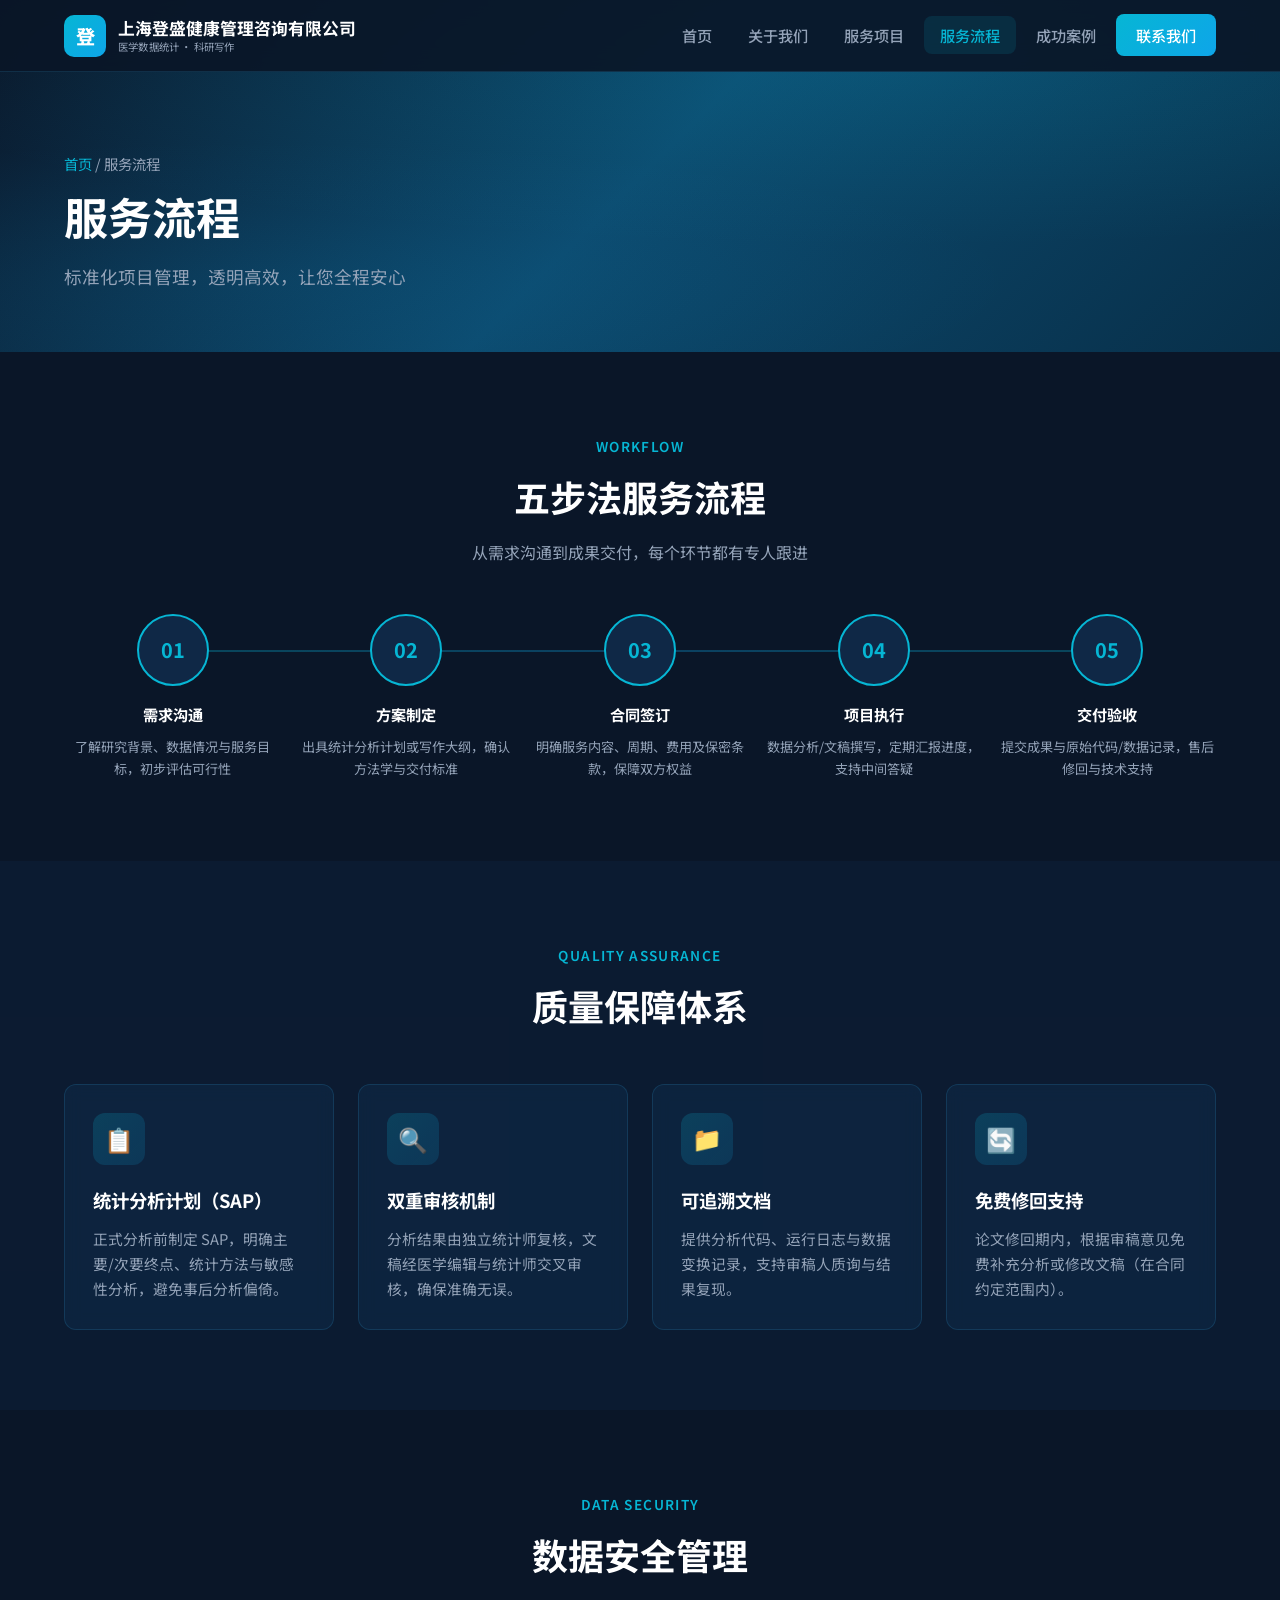
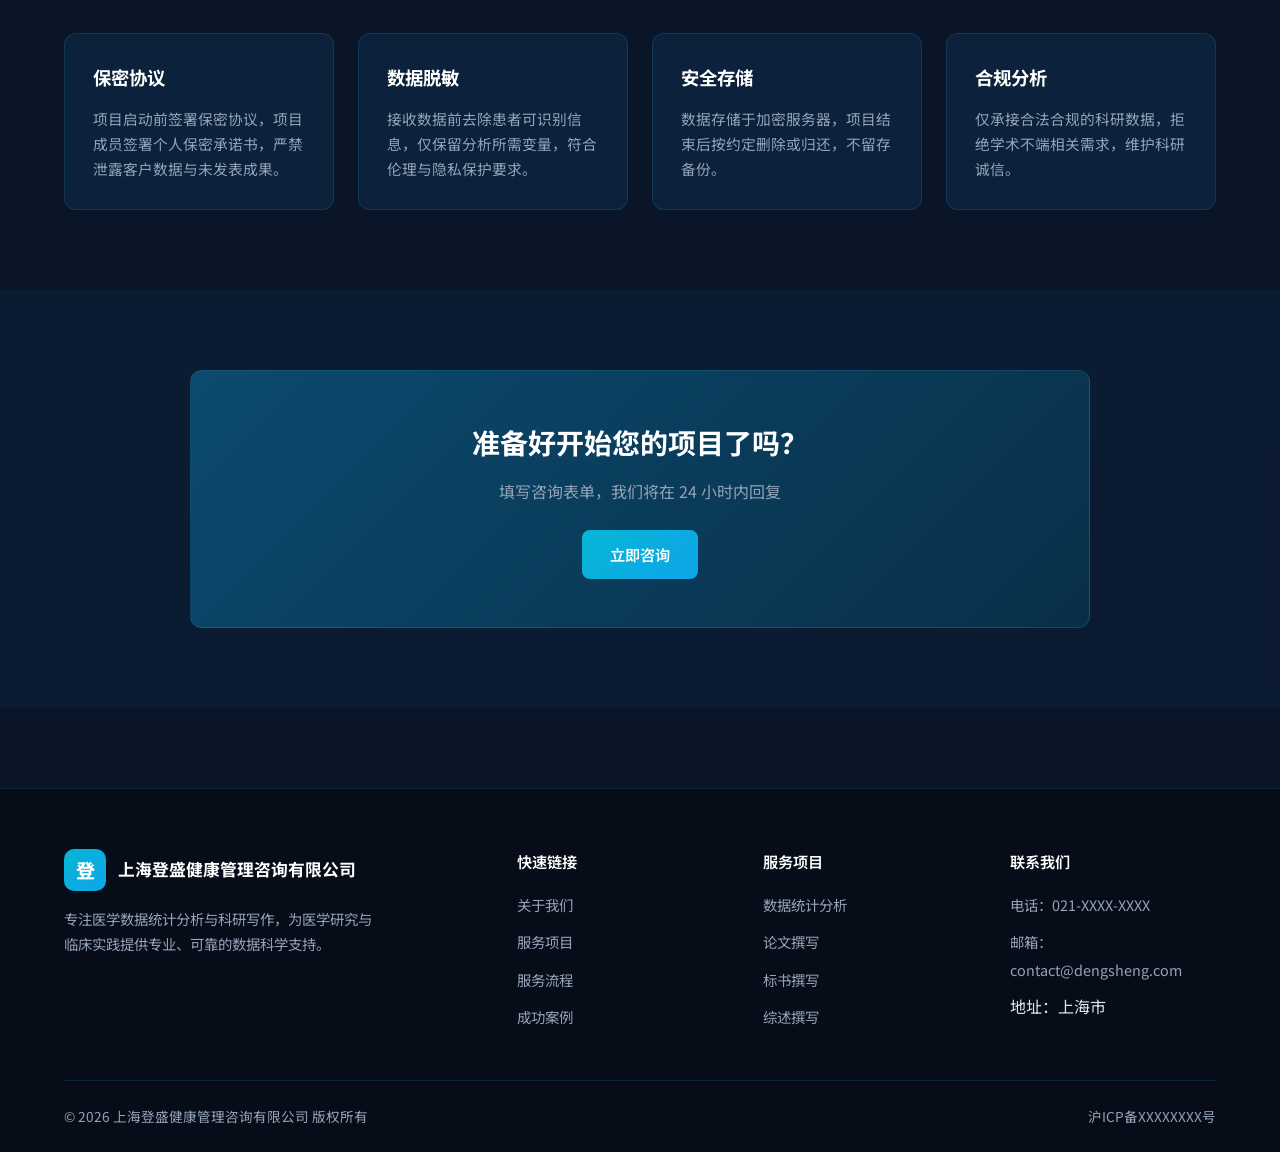
<file: process.html>
<!DOCTYPE html>
<html lang="zh-CN">
<head>
  <meta charset="UTF-8">
  <meta name="viewport" content="width=device-width, initial-scale=1.0">
  <meta name="description" content="上海登盛健康管理咨询 - 医学数据统计分析服务流程">
  <title>服务流程 - 上海登盛健康管理咨询有限公司</title>
  <link rel="preconnect" href="https://fonts.googleapis.com">
  <link rel="preconnect" href="https://fonts.gstatic.com" crossorigin>
  <link href="https://fonts.googleapis.com/css2?family=Noto+Sans+SC:wght@400;500;600;700&display=swap" rel="stylesheet">
  <link rel="stylesheet" href="css/style.css">
</head>
<body>
  <header class="site-header">
    <div class="container nav-inner">
      <a href="index.html" class="logo">
        <div class="logo-icon">登</div>
        <div class="logo-text">
          上海登盛健康管理咨询有限公司
          <small>医学数据统计 · 科研写作</small>
        </div>
      </a>
      <button class="nav-toggle" aria-label="打开菜单" aria-expanded="false">
        <span></span><span></span><span></span>
      </button>
      <ul class="nav-menu">
        <li><a href="index.html">首页</a></li>
        <li><a href="about.html">关于我们</a></li>
        <li><a href="services.html">服务项目</a></li>
        <li><a href="process.html" class="active">服务流程</a></li>
        <li><a href="cases.html">成功案例</a></li>
        <li><a href="contact.html" class="nav-cta">联系我们</a></li>
      </ul>
    </div>
  </header>

  <section class="page-hero">
    <div class="container">
      <div class="breadcrumb"><a href="index.html">首页</a> / 服务流程</div>
      <h1>服务流程</h1>
      <p class="lead">标准化项目管理，透明高效，让您全程安心</p>
    </div>
  </section>

  <section class="section">
    <div class="container">
      <div class="section-header fade-in">
        <span class="section-label">Workflow</span>
        <h2>五步法服务流程</h2>
        <p>从需求沟通到成果交付，每个环节都有专人跟进</p>
      </div>
      <div class="process-steps fade-in">
        <div class="process-step">
          <div class="step-num">01</div>
          <h4>需求沟通</h4>
          <p>了解研究背景、数据情况与服务目标，初步评估可行性</p>
        </div>
        <div class="process-step">
          <div class="step-num">02</div>
          <h4>方案制定</h4>
          <p>出具统计分析计划或写作大纲，确认方法学与交付标准</p>
        </div>
        <div class="process-step">
          <div class="step-num">03</div>
          <h4>合同签订</h4>
          <p>明确服务内容、周期、费用及保密条款，保障双方权益</p>
        </div>
        <div class="process-step">
          <div class="step-num">04</div>
          <h4>项目执行</h4>
          <p>数据分析/文稿撰写，定期汇报进度，支持中间答疑</p>
        </div>
        <div class="process-step">
          <div class="step-num">05</div>
          <h4>交付验收</h4>
          <p>提交成果与原始代码/数据记录，售后修回与技术支持</p>
        </div>
      </div>
    </div>
  </section>

  <section class="section section-alt">
    <div class="container">
      <div class="section-header fade-in">
        <span class="section-label">Quality Assurance</span>
        <h2>质量保障体系</h2>
      </div>
      <div class="services-grid">
        <div class="card fade-in">
          <div class="card-icon">📋</div>
          <h3>统计分析计划（SAP）</h3>
          <p>正式分析前制定 SAP，明确主要/次要终点、统计方法与敏感性分析，避免事后分析偏倚。</p>
        </div>
        <div class="card fade-in">
          <div class="card-icon">🔍</div>
          <h3>双重审核机制</h3>
          <p>分析结果由独立统计师复核，文稿经医学编辑与统计师交叉审核，确保准确无误。</p>
        </div>
        <div class="card fade-in">
          <div class="card-icon">📁</div>
          <h3>可追溯文档</h3>
          <p>提供分析代码、运行日志与数据变换记录，支持审稿人质询与结果复现。</p>
        </div>
        <div class="card fade-in">
          <div class="card-icon">🔄</div>
          <h3>免费修回支持</h3>
          <p>论文修回期内，根据审稿意见免费补充分析或修改文稿（在合同约定范围内）。</p>
        </div>
      </div>
    </div>
  </section>

  <section class="section">
    <div class="container">
      <div class="section-header fade-in">
        <span class="section-label">Data Security</span>
        <h2>数据安全管理</h2>
      </div>
      <div class="services-grid fade-in">
        <div class="card">
          <h3 style="color:#fff;margin-bottom:12px;">保密协议</h3>
          <p style="color:var(--text-muted);">项目启动前签署保密协议，项目成员签署个人保密承诺书，严禁泄露客户数据与未发表成果。</p>
        </div>
        <div class="card">
          <h3 style="color:#fff;margin-bottom:12px;">数据脱敏</h3>
          <p style="color:var(--text-muted);">接收数据前去除患者可识别信息，仅保留分析所需变量，符合伦理与隐私保护要求。</p>
        </div>
        <div class="card">
          <h3 style="color:#fff;margin-bottom:12px;">安全存储</h3>
          <p style="color:var(--text-muted);">数据存储于加密服务器，项目结束后按约定删除或归还，不留存备份。</p>
        </div>
        <div class="card">
          <h3 style="color:#fff;margin-bottom:12px;">合规分析</h3>
          <p style="color:var(--text-muted);">仅承接合法合规的科研数据，拒绝学术不端相关需求，维护科研诚信。</p>
        </div>
      </div>
    </div>
  </section>

  <section class="section section-alt">
    <div class="container">
      <div class="cta-banner fade-in">
        <h2>准备好开始您的项目了吗？</h2>
        <p>填写咨询表单，我们将在 24 小时内回复</p>
        <a href="contact.html" class="btn btn-primary">立即咨询</a>
      </div>
    </div>
  </section>

  <footer class="site-footer">
    <div class="container">
      <div class="footer-grid">
        <div class="footer-brand">
          <a href="index.html" class="logo">
            <div class="logo-icon">登</div>
            <div class="logo-text">上海登盛健康管理咨询有限公司</div>
          </a>
          <p>专注医学数据统计分析与科研写作，为医学研究与临床实践提供专业、可靠的数据科学支持。</p>
        </div>
        <div class="footer-col">
          <h4>快速链接</h4>
          <ul>
            <li><a href="about.html">关于我们</a></li>
            <li><a href="services.html">服务项目</a></li>
            <li><a href="process.html">服务流程</a></li>
            <li><a href="cases.html">成功案例</a></li>
          </ul>
        </div>
        <div class="footer-col">
          <h4>服务项目</h4>
          <ul>
            <li><a href="services.html#analysis">数据统计分析</a></li>
            <li><a href="services.html#paper">论文撰写</a></li>
            <li><a href="services.html#bid">标书撰写</a></li>
            <li><a href="services.html#review">综述撰写</a></li>
          </ul>
        </div>
        <div class="footer-col">
          <h4>联系我们</h4>
          <ul>
            <li><a href="tel:021-00000000">电话：021-XXXX-XXXX</a></li>
            <li><a href="mailto:contact@dengsheng.com">邮箱：contact@dengsheng.com</a></li>
            <li>地址：上海市</li>
          </ul>
        </div>
      </div>
      <div class="footer-bottom">
        <span>© 2026 上海登盛健康管理咨询有限公司 版权所有</span>
        <span>沪ICP备XXXXXXXX号</span>
      </div>
    </div>
  </footer>

  <script src="js/main.js"></script>
</body>
</html>
</file>
<file: css/style.css>
/* ===== 上海登盛健康管理咨询有限公司 - 官网样式 ===== */
:root {
  --primary: #0c4a6e;
  --primary-dark: #082f49;
  --primary-light: #0ea5e9;
  --accent: #06b6d4;
  --accent-glow: rgba(6, 182, 212, 0.35);
  --success: #10b981;
  --warning: #f59e0b;
  --bg-dark: #0a1628;
  --bg-card: rgba(15, 40, 70, 0.65);
  --bg-card-solid: #0f2846;
  --text: #e2e8f0;
  --text-muted: #94a3b8;
  --border: rgba(56, 189, 248, 0.15);
  --gradient-hero: linear-gradient(135deg, #0a1628 0%, #0c4a6e 50%, #082f49 100%);
  --shadow: 0 4px 24px rgba(0, 0, 0, 0.25);
  --radius: 12px;
  --nav-height: 72px;
  --font: "Noto Sans SC", "PingFang SC", "Microsoft YaHei", sans-serif;
}

*, *::before, *::after { box-sizing: border-box; margin: 0; padding: 0; }

html { scroll-behavior: smooth; }

body {
  font-family: var(--font);
  background: var(--bg-dark);
  color: var(--text);
  line-height: 1.7;
  min-height: 100vh;
  overflow-x: hidden;
}

a { color: var(--accent); text-decoration: none; transition: color 0.2s; }
a:hover { color: var(--primary-light); }

img { max-width: 100%; height: auto; display: block; }

.container {
  width: 100%;
  max-width: 1200px;
  margin: 0 auto;
  padding: 0 24px;
}

/* ===== 导航 ===== */
.site-header {
  position: fixed;
  top: 0;
  left: 0;
  right: 0;
  z-index: 1000;
  height: var(--nav-height);
  background: rgba(10, 22, 40, 0.92);
  backdrop-filter: blur(12px);
  border-bottom: 1px solid var(--border);
  transition: box-shadow 0.3s;
}

.site-header.scrolled { box-shadow: var(--shadow); }

.nav-inner {
  display: flex;
  align-items: center;
  justify-content: space-between;
  height: var(--nav-height);
}

.logo {
  display: flex;
  align-items: center;
  gap: 12px;
  color: #fff;
  font-weight: 700;
  font-size: 1.05rem;
  white-space: nowrap;
}

.logo-icon {
  width: 42px;
  height: 42px;
  background: linear-gradient(135deg, var(--accent), var(--primary-light));
  border-radius: 10px;
  display: flex;
  align-items: center;
  justify-content: center;
  font-size: 1.2rem;
  font-weight: 800;
  color: #fff;
  flex-shrink: 0;
}

.logo-text { line-height: 1.3; }
.logo-text small {
  display: block;
  font-size: 0.65rem;
  font-weight: 400;
  color: var(--text-muted);
  letter-spacing: 0.02em;
}

.nav-menu {
  display: flex;
  align-items: center;
  gap: 4px;
  list-style: none;
}

.nav-menu a {
  color: var(--text-muted);
  padding: 8px 16px;
  border-radius: 8px;
  font-size: 0.95rem;
  font-weight: 500;
  transition: all 0.2s;
}

.nav-menu a:hover,
.nav-menu a.active {
  color: #fff;
  background: rgba(6, 182, 212, 0.12);
}

.nav-menu a.active { color: var(--accent); }

.nav-cta {
  background: linear-gradient(135deg, var(--accent), var(--primary-light));
  color: #fff !important;
  padding: 10px 20px !important;
  border-radius: 8px;
  font-weight: 600;
}

.nav-cta:hover {
  transform: translateY(-1px);
  box-shadow: 0 4px 16px var(--accent-glow);
  color: #fff !important;
}

.nav-toggle {
  display: none;
  flex-direction: column;
  gap: 5px;
  background: none;
  border: none;
  cursor: pointer;
  padding: 8px;
}

.nav-toggle span {
  width: 24px;
  height: 2px;
  background: #fff;
  border-radius: 2px;
  transition: 0.3s;
}

/* ===== 页脚 ===== */
.site-footer {
  background: #060d18;
  border-top: 1px solid var(--border);
  padding: 60px 0 24px;
  margin-top: 80px;
}

.footer-grid {
  display: grid;
  grid-template-columns: 2fr 1fr 1fr 1fr;
  gap: 40px;
  margin-bottom: 40px;
}

.footer-brand p {
  color: var(--text-muted);
  font-size: 0.9rem;
  margin-top: 16px;
  max-width: 320px;
}

.footer-col h4 {
  color: #fff;
  font-size: 0.95rem;
  margin-bottom: 16px;
  font-weight: 600;
}

.footer-col ul { list-style: none; }
.footer-col li { margin-bottom: 10px; }
.footer-col a { color: var(--text-muted); font-size: 0.9rem; }
.footer-col a:hover { color: var(--accent); }

.footer-bottom {
  padding-top: 24px;
  border-top: 1px solid var(--border);
  display: flex;
  justify-content: space-between;
  align-items: center;
  flex-wrap: wrap;
  gap: 12px;
  font-size: 0.85rem;
  color: var(--text-muted);
}

/* ===== 通用区块 ===== */
.page-hero {
  padding: calc(var(--nav-height) + 80px) 0 60px;
  background: var(--gradient-hero);
  position: relative;
  overflow: hidden;
}

.page-hero::before {
  content: "";
  position: absolute;
  inset: 0;
  background:
    radial-gradient(ellipse 80% 50% at 70% 20%, rgba(6, 182, 212, 0.12), transparent),
    radial-gradient(ellipse 60% 40% at 20% 80%, rgba(14, 165, 233, 0.08), transparent);
  pointer-events: none;
}

.page-hero .container { position: relative; z-index: 1; }

.page-hero h1 {
  font-size: clamp(2rem, 5vw, 2.75rem);
  font-weight: 700;
  color: #fff;
  margin-bottom: 16px;
  line-height: 1.3;
}

.page-hero .breadcrumb {
  font-size: 0.9rem;
  color: var(--text-muted);
  margin-bottom: 12px;
}

.page-hero .breadcrumb a { color: var(--accent); }
.page-hero .lead { color: var(--text-muted); font-size: 1.1rem; max-width: 640px; }

.section { padding: 80px 0; }
.section-alt { background: rgba(15, 40, 70, 0.3); }

.section-header {
  text-align: center;
  margin-bottom: 48px;
}

.section-header h2 {
  font-size: clamp(1.75rem, 3vw, 2.25rem);
  color: #fff;
  margin-bottom: 12px;
}

.section-header p {
  color: var(--text-muted);
  max-width: 600px;
  margin: 0 auto;
}

.section-label {
  display: inline-block;
  color: var(--accent);
  font-size: 0.85rem;
  font-weight: 600;
  letter-spacing: 0.1em;
  text-transform: uppercase;
  margin-bottom: 8px;
}

/* ===== 按钮 ===== */
.btn {
  display: inline-flex;
  align-items: center;
  gap: 8px;
  padding: 12px 28px;
  border-radius: 8px;
  font-size: 0.95rem;
  font-weight: 600;
  border: none;
  cursor: pointer;
  transition: all 0.25s;
  font-family: inherit;
}

.btn-primary {
  background: linear-gradient(135deg, var(--accent), var(--primary-light));
  color: #fff;
}

.btn-primary:hover {
  transform: translateY(-2px);
  box-shadow: 0 8px 24px var(--accent-glow);
  color: #fff;
}

.btn-outline {
  background: transparent;
  color: #fff;
  border: 1px solid rgba(255, 255, 255, 0.3);
}

.btn-outline:hover {
  border-color: var(--accent);
  color: var(--accent);
  background: rgba(6, 182, 212, 0.08);
}

/* ===== 卡片 ===== */
.card {
  background: var(--bg-card);
  border: 1px solid var(--border);
  border-radius: var(--radius);
  padding: 28px;
  backdrop-filter: blur(8px);
  transition: transform 0.3s, border-color 0.3s, box-shadow 0.3s;
}

.card:hover {
  transform: translateY(-4px);
  border-color: rgba(6, 182, 212, 0.35);
  box-shadow: 0 12px 40px rgba(0, 0, 0, 0.3);
}

.card-icon {
  width: 52px;
  height: 52px;
  border-radius: 12px;
  background: linear-gradient(135deg, rgba(6, 182, 212, 0.2), rgba(14, 165, 233, 0.15));
  display: flex;
  align-items: center;
  justify-content: center;
  font-size: 1.5rem;
  margin-bottom: 20px;
}

.card h3 {
  color: #fff;
  font-size: 1.15rem;
  margin-bottom: 10px;
}

.card p { color: var(--text-muted); font-size: 0.92rem; }

/* ===== 首页 Hero ===== */
.hero {
  min-height: 100vh;
  display: flex;
  align-items: center;
  padding-top: var(--nav-height);
  background: var(--gradient-hero);
  position: relative;
  overflow: hidden;
}

.hero-grid {
  display: grid;
  grid-template-columns: 1fr 1.1fr;
  gap: 48px;
  align-items: center;
  padding: 60px 0;
}

.hero-content h1 {
  font-size: clamp(2rem, 4.5vw, 3rem);
  font-weight: 700;
  color: #fff;
  line-height: 1.25;
  margin-bottom: 20px;
}

.hero-content h1 span {
  background: linear-gradient(90deg, var(--accent), var(--primary-light));
  -webkit-background-clip: text;
  -webkit-text-fill-color: transparent;
  background-clip: text;
}

.hero-content .subtitle {
  font-size: 1.15rem;
  color: var(--text-muted);
  margin-bottom: 32px;
  max-width: 520px;
}

.hero-tags {
  display: flex;
  flex-wrap: wrap;
  gap: 10px;
  margin-bottom: 32px;
}

.hero-tag {
  padding: 6px 14px;
  background: rgba(6, 182, 212, 0.1);
  border: 1px solid var(--border);
  border-radius: 20px;
  font-size: 0.85rem;
  color: var(--accent);
}

.hero-actions { display: flex; gap: 16px; flex-wrap: wrap; }

/* ===== 数据大屏 ===== */
.dashboard-preview {
  background: var(--bg-card-solid);
  border: 1px solid var(--border);
  border-radius: 16px;
  padding: 20px;
  box-shadow: 0 20px 60px rgba(0, 0, 0, 0.4);
  position: relative;
}

.dashboard-preview::before {
  content: "";
  position: absolute;
  inset: -1px;
  border-radius: 17px;
  padding: 1px;
  background: linear-gradient(135deg, rgba(6, 182, 212, 0.4), transparent 50%);
  -webkit-mask: linear-gradient(#fff 0 0) content-box, linear-gradient(#fff 0 0);
  mask: linear-gradient(#fff 0 0) content-box, linear-gradient(#fff 0 0);
  -webkit-mask-composite: xor;
  mask-composite: exclude;
  pointer-events: none;
}

.dash-header {
  display: flex;
  align-items: center;
  justify-content: space-between;
  margin-bottom: 16px;
  padding-bottom: 12px;
  border-bottom: 1px solid var(--border);
}

.dash-dots { display: flex; gap: 6px; }
.dash-dots span {
  width: 10px;
  height: 10px;
  border-radius: 50%;
  background: #334155;
}
.dash-dots span:nth-child(1) { background: #ef4444; }
.dash-dots span:nth-child(2) { background: #f59e0b; }
.dash-dots span:nth-child(3) { background: #10b981; }

.dash-title { font-size: 0.8rem; color: var(--text-muted); }

.dash-stats {
  display: grid;
  grid-template-columns: repeat(3, 1fr);
  gap: 12px;
  margin-bottom: 16px;
}

.dash-stat {
  background: rgba(6, 182, 212, 0.06);
  border-radius: 8px;
  padding: 12px;
  text-align: center;
}

.dash-stat .value {
  font-size: 1.4rem;
  font-weight: 700;
  color: var(--accent);
  font-variant-numeric: tabular-nums;
}

.dash-stat .value[data-suffix]::after {
  content: attr(data-suffix);
  font-size: 1rem;
}

.dash-stat .label {
  font-size: 0.7rem;
  color: var(--text-muted);
  margin-top: 4px;
}

.dash-charts {
  display: grid;
  grid-template-columns: 1.2fr 1fr;
  gap: 12px;
}

.chart-box {
  background: rgba(0, 0, 0, 0.2);
  border-radius: 8px;
  padding: 12px;
  min-height: 120px;
}

.chart-box h4 {
  font-size: 0.7rem;
  color: var(--text-muted);
  margin-bottom: 8px;
  font-weight: 500;
}

/* SVG charts styled in HTML */
.bar-chart { display: flex; align-items: flex-end; gap: 6px; height: 80px; padding-top: 8px; }
.bar-chart .bar {
  flex: 1;
  background: linear-gradient(180deg, var(--accent), var(--primary));
  border-radius: 4px 4px 0 0;
  min-height: 8px;
  animation: barGrow 1.2s ease-out forwards;
  transform-origin: bottom;
  transform: scaleY(0);
}

@keyframes barGrow { to { transform: scaleY(1); } }

.line-chart svg { width: 100%; height: 70px; }
.line-chart path {
  fill: none;
  stroke: var(--accent);
  stroke-width: 2;
  stroke-linecap: round;
  stroke-dasharray: 300;
  stroke-dashoffset: 300;
  animation: drawLine 2s ease forwards 0.3s;
}

.line-chart .area { fill: url(#lineGradient); opacity: 0.3; }

@keyframes drawLine { to { stroke-dashoffset: 0; } }

/* ===== 统计数字 ===== */
.stats-row {
  display: grid;
  grid-template-columns: repeat(4, 1fr);
  gap: 24px;
}

.stat-item {
  text-align: center;
  padding: 32px 20px;
}

.stat-item .number {
  font-size: 2.5rem;
  font-weight: 700;
  color: var(--accent);
  line-height: 1.2;
}

.stat-item .number[data-suffix]::after {
  content: attr(data-suffix);
  font-size: 1.5rem;
}

.stat-item p { color: var(--text-muted); margin-top: 8px; font-size: 0.95rem; }

/* ===== 服务网格 ===== */
.services-grid {
  display: grid;
  grid-template-columns: repeat(auto-fit, minmax(260px, 1fr));
  gap: 24px;
}

/* ===== 流程 ===== */
.process-steps {
  display: grid;
  grid-template-columns: repeat(5, 1fr);
  gap: 16px;
  position: relative;
}

.process-steps::before {
  content: "";
  position: absolute;
  top: 36px;
  left: 10%;
  right: 10%;
  height: 2px;
  background: linear-gradient(90deg, var(--accent), var(--primary-light), var(--accent));
  opacity: 0.3;
  z-index: 0;
}

.process-step {
  text-align: center;
  position: relative;
  z-index: 1;
}

.step-num {
  width: 72px;
  height: 72px;
  margin: 0 auto 16px;
  background: var(--bg-card-solid);
  border: 2px solid var(--accent);
  border-radius: 50%;
  display: flex;
  align-items: center;
  justify-content: center;
  font-size: 1.25rem;
  font-weight: 700;
  color: var(--accent);
}

.process-step h4 { color: #fff; font-size: 0.95rem; margin-bottom: 8px; }
.process-step p { font-size: 0.82rem; color: var(--text-muted); }

/* ===== 案例 ===== */
.cases-grid {
  display: grid;
  grid-template-columns: repeat(auto-fit, minmax(340px, 1fr));
  gap: 24px;
}

.case-card .case-tag {
  display: inline-block;
  padding: 4px 10px;
  background: rgba(6, 182, 212, 0.15);
  color: var(--accent);
  border-radius: 4px;
  font-size: 0.75rem;
  margin-bottom: 12px;
}

.case-card h3 { color: #fff; margin-bottom: 10px; }
.case-metrics {
  display: flex;
  gap: 20px;
  margin-top: 16px;
  padding-top: 16px;
  border-top: 1px solid var(--border);
}

.case-metrics div { text-align: center; flex: 1; }
.case-metrics strong { display: block; color: var(--accent); font-size: 1.1rem; }
.case-metrics span { font-size: 0.75rem; color: var(--text-muted); }

/* ===== 关于页 ===== */
.about-grid {
  display: grid;
  grid-template-columns: 1fr 1fr;
  gap: 48px;
  align-items: start;
}

.about-content h2 { color: #fff; margin-bottom: 20px; font-size: 1.5rem; }
.about-content p { color: var(--text-muted); margin-bottom: 16px; }

.values-grid {
  display: grid;
  grid-template-columns: repeat(2, 1fr);
  gap: 20px;
  margin-top: 32px;
}

.value-item {
  display: flex;
  gap: 16px;
  align-items: flex-start;
}

.value-item .icon {
  width: 44px;
  height: 44px;
  flex-shrink: 0;
  background: rgba(6, 182, 212, 0.15);
  border-radius: 10px;
  display: flex;
  align-items: center;
  justify-content: center;
  font-size: 1.2rem;
}

.value-item h4 { color: #fff; font-size: 0.95rem; margin-bottom: 4px; }
.value-item p { font-size: 0.85rem; color: var(--text-muted); }

.team-grid {
  display: grid;
  grid-template-columns: repeat(auto-fit, minmax(220px, 1fr));
  gap: 24px;
}

.team-card {
  text-align: center;
  padding: 32px 24px;
}

.team-avatar {
  width: 88px;
  height: 88px;
  margin: 0 auto 16px;
  border-radius: 50%;
  background: linear-gradient(135deg, var(--primary), var(--accent));
  display: flex;
  align-items: center;
  justify-content: center;
  font-size: 2rem;
  color: #fff;
  font-weight: 600;
}

.team-card h4 { color: #fff; margin-bottom: 4px; }
.team-card .role { color: var(--accent); font-size: 0.85rem; margin-bottom: 10px; }
.team-card p { font-size: 0.85rem; color: var(--text-muted); }

/* ===== 服务详情 ===== */
.service-detail {
  display: grid;
  grid-template-columns: 280px 1fr;
  gap: 48px;
  align-items: start;
}

.service-nav {
  position: sticky;
  top: calc(var(--nav-height) + 24px);
}

.service-nav a {
  display: block;
  padding: 12px 16px;
  color: var(--text-muted);
  border-left: 3px solid transparent;
  margin-bottom: 4px;
  border-radius: 0 8px 8px 0;
  transition: all 0.2s;
}

.service-nav a:hover,
.service-nav a.active {
  color: var(--accent);
  background: rgba(6, 182, 212, 0.08);
  border-left-color: var(--accent);
}

.service-block {
  margin-bottom: 48px;
  padding-bottom: 48px;
  border-bottom: 1px solid var(--border);
}

.service-block:last-child { border-bottom: none; margin-bottom: 0; }

.service-block h2 {
  color: #fff;
  font-size: 1.5rem;
  margin-bottom: 16px;
  display: flex;
  align-items: center;
  gap: 12px;
}

.feature-list {
  list-style: none;
  display: grid;
  grid-template-columns: repeat(2, 1fr);
  gap: 12px;
  margin-top: 20px;
}

.feature-list li {
  padding: 12px 16px;
  background: rgba(6, 182, 212, 0.06);
  border-radius: 8px;
  font-size: 0.9rem;
  color: var(--text-muted);
  display: flex;
  align-items: center;
  gap: 8px;
}

.feature-list li::before {
  content: "✓";
  color: var(--success);
  font-weight: 700;
}

.tools-tags {
  display: flex;
  flex-wrap: wrap;
  gap: 8px;
  margin-top: 16px;
}

.tools-tags span {
  padding: 6px 12px;
  background: var(--bg-card-solid);
  border: 1px solid var(--border);
  border-radius: 6px;
  font-size: 0.8rem;
  color: var(--text-muted);
}

/* ===== 联系页 ===== */
.contact-grid {
  display: grid;
  grid-template-columns: 1fr 1.2fr;
  gap: 48px;
}

.contact-info .info-item {
  display: flex;
  gap: 16px;
  margin-bottom: 28px;
}

.info-item .icon {
  width: 48px;
  height: 48px;
  background: rgba(6, 182, 212, 0.12);
  border-radius: 10px;
  display: flex;
  align-items: center;
  justify-content: center;
  font-size: 1.25rem;
  flex-shrink: 0;
}

.info-item h4 { color: #fff; margin-bottom: 4px; font-size: 0.95rem; }
.info-item p { color: var(--text-muted); font-size: 0.9rem; }

.contact-form .form-group { margin-bottom: 20px; }

.contact-form label {
  display: block;
  margin-bottom: 8px;
  font-size: 0.9rem;
  color: var(--text-muted);
}

.contact-form input,
.contact-form select,
.contact-form textarea {
  width: 100%;
  padding: 12px 16px;
  background: rgba(0, 0, 0, 0.25);
  border: 1px solid var(--border);
  border-radius: 8px;
  color: #fff;
  font-family: inherit;
  font-size: 0.95rem;
  transition: border-color 0.2s;
}

.contact-form input:focus,
.contact-form select:focus,
.contact-form textarea:focus {
  outline: none;
  border-color: var(--accent);
}

.contact-form textarea { min-height: 140px; resize: vertical; }

.form-row {
  display: grid;
  grid-template-columns: 1fr 1fr;
  gap: 16px;
}

.form-message {
  padding: 12px 16px;
  border-radius: 8px;
  margin-top: 16px;
  display: none;
  font-size: 0.9rem;
}

.form-message.success {
  display: block;
  background: rgba(16, 185, 129, 0.15);
  color: var(--success);
  border: 1px solid rgba(16, 185, 129, 0.3);
}

/* ===== CTA 条 ===== */
.cta-banner {
  background: linear-gradient(135deg, var(--primary) 0%, var(--primary-dark) 100%);
  border: 1px solid var(--border);
  border-radius: var(--radius);
  padding: 48px;
  text-align: center;
  margin: 0 auto;
  max-width: 900px;
}

.cta-banner h2 { color: #fff; margin-bottom: 12px; font-size: 1.75rem; }
.cta-banner p { color: var(--text-muted); margin-bottom: 24px; }

/* ===== 合作伙伴/信任 ===== */
.trust-logos {
  display: flex;
  flex-wrap: wrap;
  justify-content: center;
  gap: 32px;
  opacity: 0.6;
}

.trust-logos span {
  padding: 12px 24px;
  border: 1px dashed var(--border);
  border-radius: 8px;
  font-size: 0.85rem;
  color: var(--text-muted);
}

/* ===== 响应式 ===== */
@media (max-width: 1024px) {
  .hero-grid { grid-template-columns: 1fr; }
  .dashboard-preview { max-width: 560px; margin: 0 auto; }
  .footer-grid { grid-template-columns: 1fr 1fr; }
  .process-steps { grid-template-columns: repeat(3, 1fr); }
  .process-steps::before { display: none; }
  .stats-row { grid-template-columns: repeat(2, 1fr); }
  .service-detail { grid-template-columns: 1fr; }
  .service-nav { position: static; display: flex; flex-wrap: wrap; gap: 8px; }
  .service-nav a { border-left: none; border-bottom: 2px solid transparent; border-radius: 8px; }
  .about-grid { grid-template-columns: 1fr; }
}

/* ===== 渐入动画 ===== */
.fade-in {
  opacity: 0;
  transform: translateY(24px);
  transition: opacity 0.6s ease, transform 0.6s ease;
}

.fade-in.visible {
  opacity: 1;
  transform: translateY(0);
}

@media (max-width: 768px) {
  .nav-menu {
    position: fixed;
    top: var(--nav-height);
    left: 0;
    right: 0;
    background: rgba(10, 22, 40, 0.98);
    flex-direction: column;
    padding: 20px;
    gap: 4px;
    transform: translateY(-120%);
    opacity: 0;
    transition: 0.3s;
    border-bottom: 1px solid var(--border);
  }

  .nav-menu.open {
    transform: translateY(0);
    opacity: 1;
  }

  .nav-toggle { display: flex; }
  .logo-text { font-size: 0.9rem; }
  .footer-grid { grid-template-columns: 1fr; }
  .dash-stats { grid-template-columns: 1fr; }
  .dash-charts { grid-template-columns: 1fr; }
  .process-steps { grid-template-columns: 1fr; }
  .feature-list { grid-template-columns: 1fr; }
  .contact-grid { grid-template-columns: 1fr; }
  .form-row { grid-template-columns: 1fr; }
  .values-grid { grid-template-columns: 1fr; }
}
</file>
